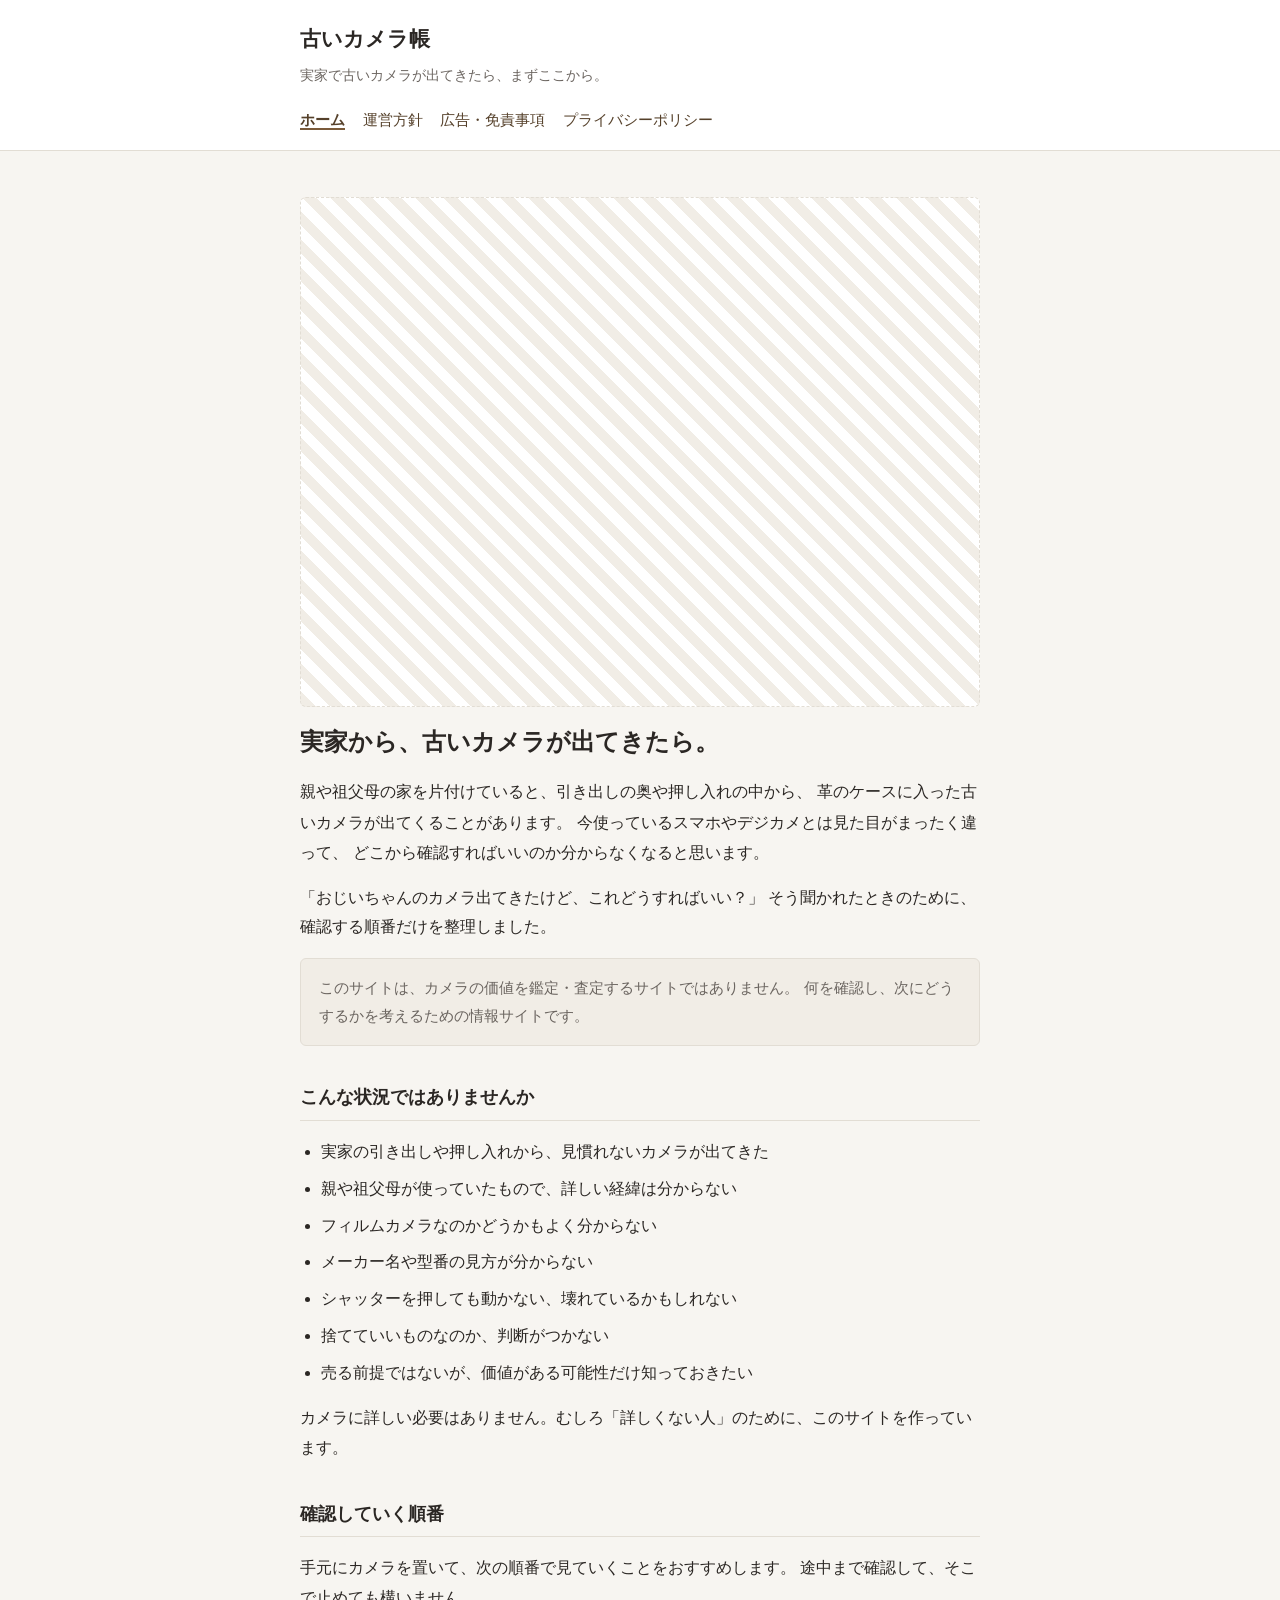
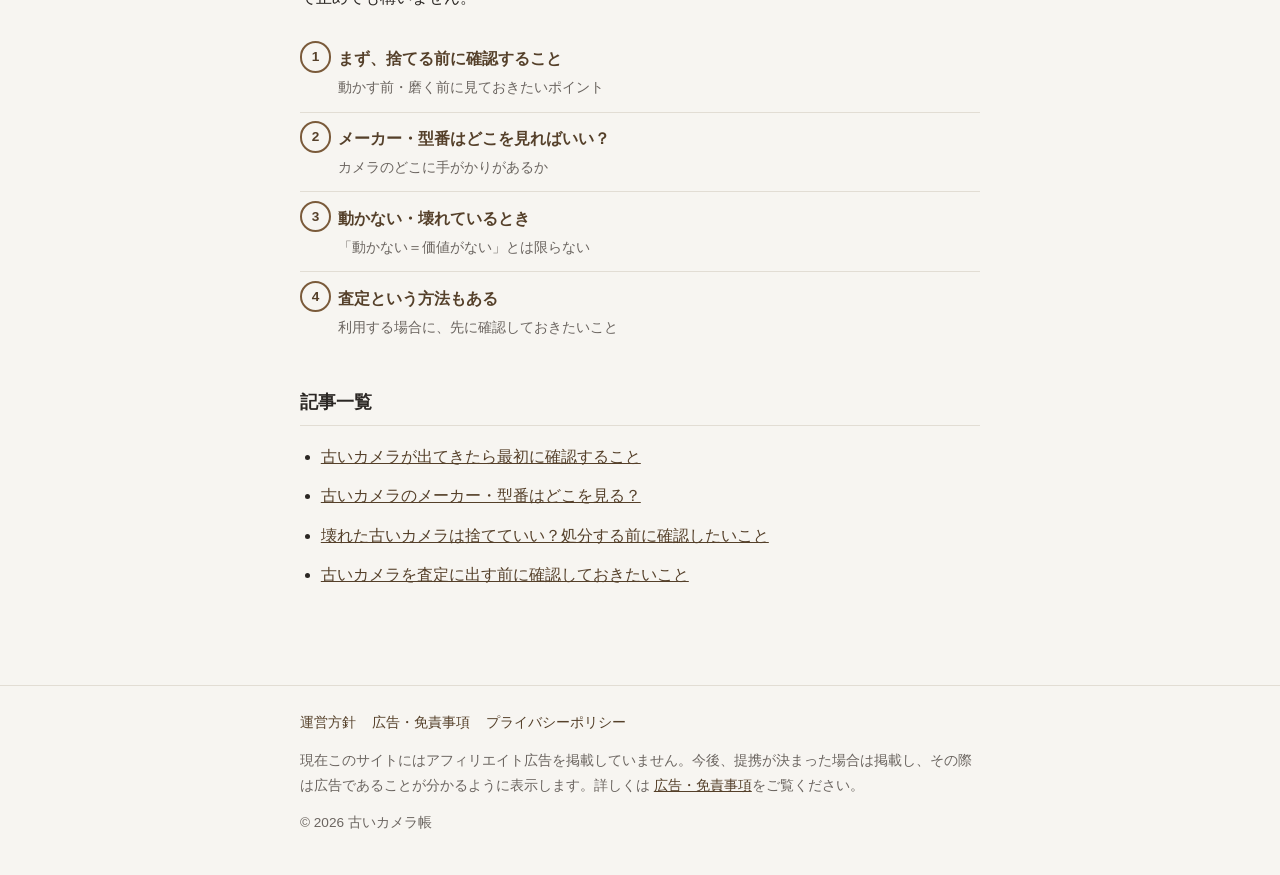
<file: index.html>
<!DOCTYPE html>
<html lang="ja">
<head>
<meta charset="UTF-8">
<meta name="viewport" content="width=device-width, initial-scale=1.0">
<title>実家から古いカメラが出てきたら、まずどうする？ | 古いカメラ帳</title>
<meta name="description" content="実家の片付けや遺品整理で古いカメラが出てきたとき、何から確認すればいいかを順番に整理するサイトです。型番の探し方、壊れている場合の考え方、捨てる前に確認したいことをまとめています。">
<link rel="canonical" href="https://taku5858.github.io/old-camera-guide/">
<meta property="og:title" content="実家から古いカメラが出てきたら、まずどうする？ | 古いカメラ帳">
<meta property="og:description" content="実家の片付けや遺品整理で古いカメラが出てきたとき、何から確認すればいいかを順番に整理するサイトです。型番の探し方、壊れている場合の考え方、捨てる前に確認したいことをまとめています。">
<meta property="og:type" content="website">
<meta property="og:url" content="https://taku5858.github.io/old-camera-guide/">
<meta property="og:site_name" content="古いカメラ帳">
<link rel="stylesheet" href="css/style.css">
</head>
<body>

<header class="site-header">
  <div class="header-inner">
    <p class="site-title"><a href="index.html">古いカメラ帳</a></p>
    <p class="site-tagline">実家で古いカメラが出てきたら、まずここから。</p>
    <nav class="site-nav" aria-label="サイト内ナビゲーション">
      <ul>
        <li><a href="index.html" aria-current="page">ホーム</a></li>
        <li><a href="policy.html">運営方針</a></li>
        <li><a href="disclaimer.html">広告・免責事項</a></li>
        <li><a href="privacy.html">プライバシーポリシー</a></li>
      </ul>
    </nav>
  </div>
</header>

<main>
  <!-- 画像候補：実家の棚や押し入れの奥から、革ケースに入った古いフィルムカメラが1台見つかった様子。
       人物なし、札束なし、値札なし、過剰なヴィンテージ演出なし。埃っぽさや生活感を残したそのままの状態が伝わるとよい。 -->
  <div class="situation-visual" aria-hidden="true"></div>

  <h1>実家から、古いカメラが出てきたら。</h1>

  <p class="lead">
    親や祖父母の家を片付けていると、引き出しの奥や押し入れの中から、
    革のケースに入った古いカメラが出てくることがあります。
    今使っているスマホやデジカメとは見た目がまったく違って、
    どこから確認すればいいのか分からなくなると思います。
  </p>

  <p>
    「おじいちゃんのカメラ出てきたけど、これどうすればいい？」
    そう聞かれたときのために、確認する順番だけを整理しました。
  </p>

  <div class="notice">
    このサイトは、カメラの価値を鑑定・査定するサイトではありません。
    何を確認し、次にどうするかを考えるための情報サイトです。
  </div>

  <h2>こんな状況ではありませんか</h2>
  <ul class="situation-list">
    <li>実家の引き出しや押し入れから、見慣れないカメラが出てきた</li>
    <li>親や祖父母が使っていたもので、詳しい経緯は分からない</li>
    <li>フィルムカメラなのかどうかもよく分からない</li>
    <li>メーカー名や型番の見方が分からない</li>
    <li>シャッターを押しても動かない、壊れているかもしれない</li>
    <li>捨てていいものなのか、判断がつかない</li>
    <li>売る前提ではないが、価値がある可能性だけ知っておきたい</li>
  </ul>
  <p>
    カメラに詳しい必要はありません。むしろ「詳しくない人」のために、このサイトを作っています。
  </p>

  <h2>確認していく順番</h2>
  <p>
    手元にカメラを置いて、次の順番で見ていくことをおすすめします。
    途中まで確認して、そこで止めても構いません。
  </p>
  <ol class="flow-list">
    <li>
      <a href="guide/old-camera-first-check.html">まず、捨てる前に確認すること</a>
      <span class="flow-note">動かす前・磨く前に見ておきたいポイント</span>
    </li>
    <li>
      <a href="guide/camera-model-check.html">メーカー・型番はどこを見ればいい？</a>
      <span class="flow-note">カメラのどこに手がかりがあるか</span>
    </li>
    <li>
      <a href="guide/broken-old-camera.html">動かない・壊れているとき</a>
      <span class="flow-note">「動かない＝価値がない」とは限らない</span>
    </li>
    <li>
      <a href="guide/before-camera-appraisal.html">査定という方法もある</a>
      <span class="flow-note">利用する場合に、先に確認しておきたいこと</span>
    </li>
  </ol>

  <h2>記事一覧</h2>
  <ul class="text-list">
    <li><a href="guide/old-camera-first-check.html">古いカメラが出てきたら最初に確認すること</a></li>
    <li><a href="guide/camera-model-check.html">古いカメラのメーカー・型番はどこを見る？</a></li>
    <li><a href="guide/broken-old-camera.html">壊れた古いカメラは捨てていい？処分する前に確認したいこと</a></li>
    <li><a href="guide/before-camera-appraisal.html">古いカメラを査定に出す前に確認しておきたいこと</a></li>
  </ul>
</main>

<footer class="site-footer">
  <div class="footer-inner">
    <nav class="footer-nav" aria-label="フッターナビゲーション">
      <ul>
        <li><a href="policy.html">運営方針</a></li>
        <li><a href="disclaimer.html">広告・免責事項</a></li>
        <li><a href="privacy.html">プライバシーポリシー</a></li>
      </ul>
    </nav>
    <p class="footer-notice">
      現在このサイトにはアフィリエイト広告を掲載していません。今後、提携が決まった場合は掲載し、その際は広告であることが分かるように表示します。詳しくは
      <a href="disclaimer.html">広告・免責事項</a>をご覧ください。
    </p>
    <p class="copyright">&copy; 2026 古いカメラ帳</p>
  </div>
</footer>

</body>
</html>
</file>
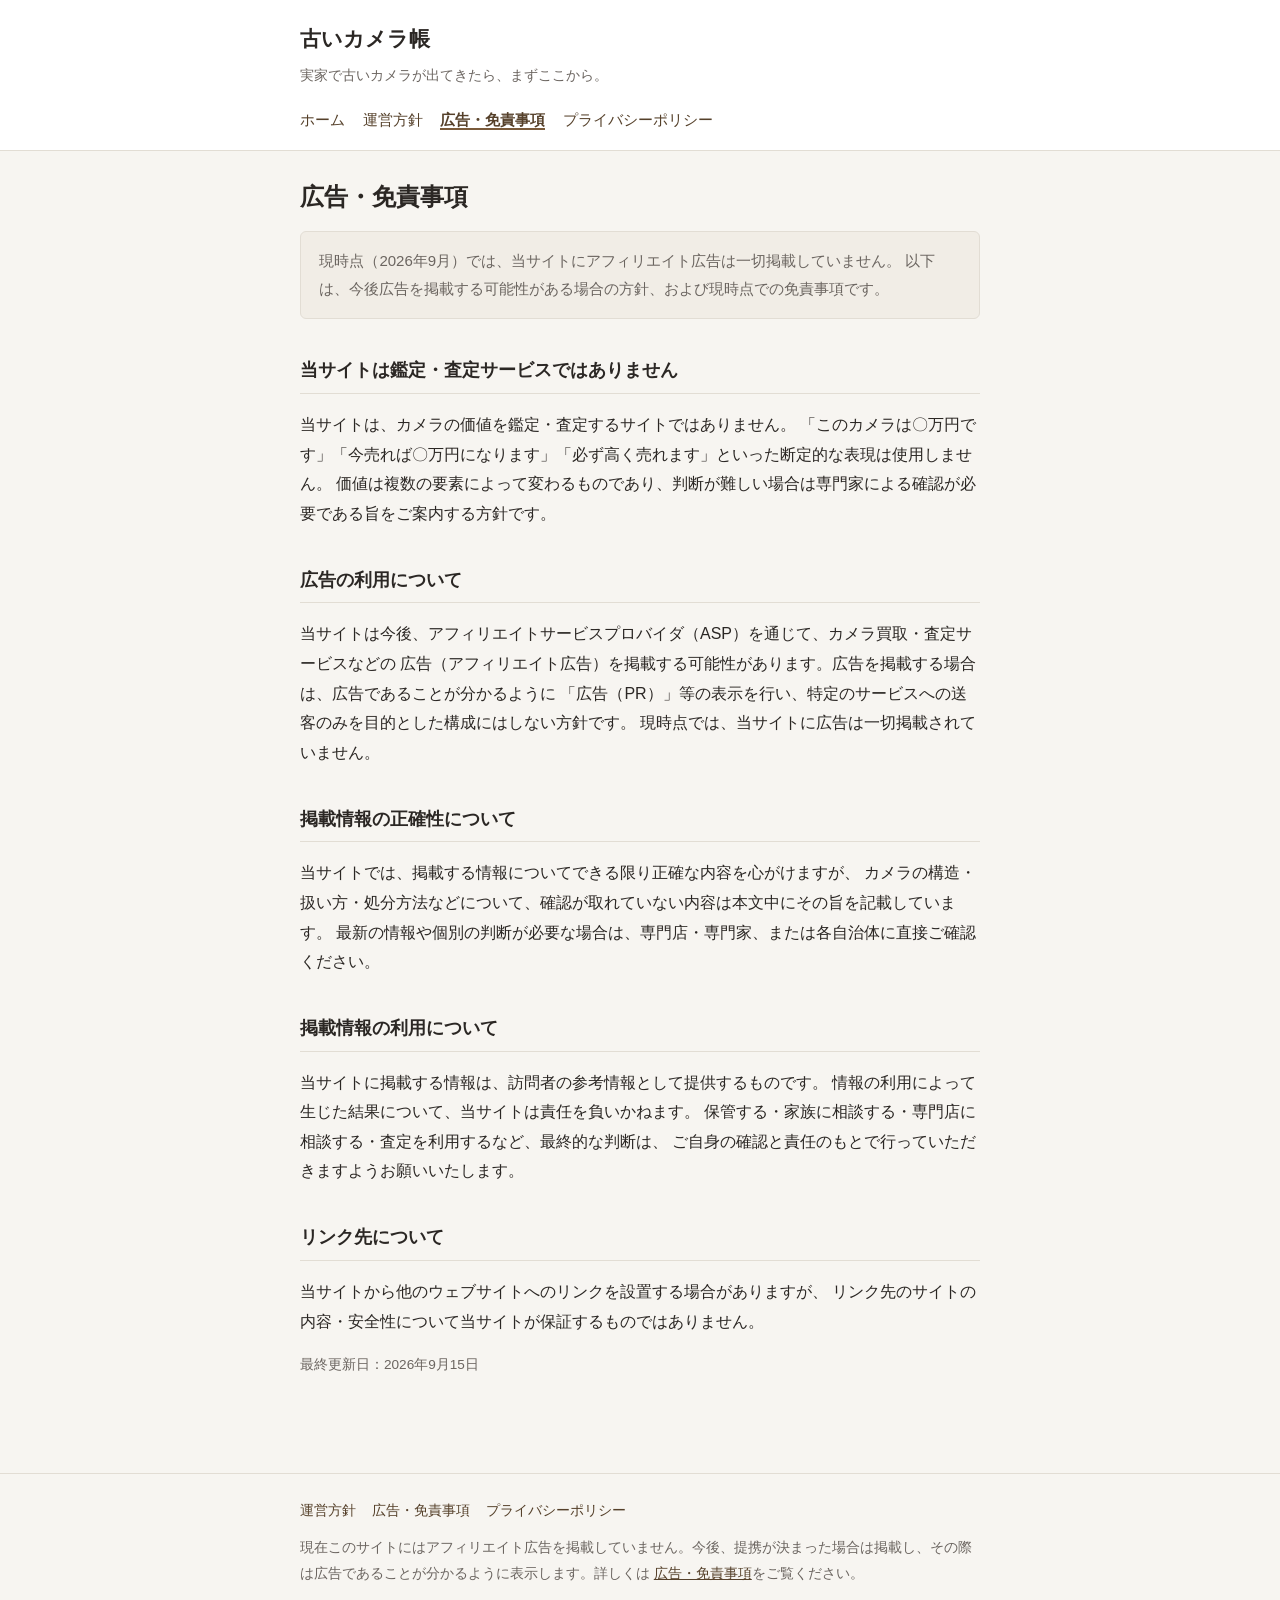
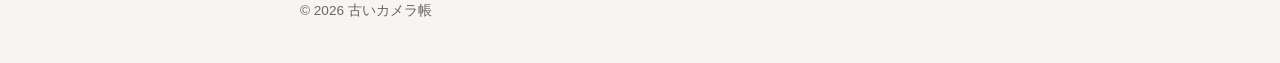
<file: disclaimer.html>
<!DOCTYPE html>
<html lang="ja">
<head>
<meta charset="UTF-8">
<meta name="viewport" content="width=device-width, initial-scale=1.0">
<title>広告・免責事項 | 古いカメラ帳</title>
<meta name="description" content="古いカメラ帳における広告掲載の方針と、価値の断定を行わないこと、掲載情報の免責事項について説明しています。">
<link rel="canonical" href="https://taku5858.github.io/old-camera-guide/disclaimer.html">
<meta property="og:title" content="広告・免責事項 | 古いカメラ帳">
<meta property="og:description" content="古いカメラ帳における広告掲載の方針と、価値の断定を行わないこと、掲載情報の免責事項について説明しています。">
<meta property="og:type" content="website">
<meta property="og:url" content="https://taku5858.github.io/old-camera-guide/disclaimer.html">
<meta property="og:site_name" content="古いカメラ帳">
<link rel="stylesheet" href="css/style.css">
</head>
<body>

<header class="site-header">
  <div class="header-inner">
    <p class="site-title"><a href="index.html">古いカメラ帳</a></p>
    <p class="site-tagline">実家で古いカメラが出てきたら、まずここから。</p>
    <nav class="site-nav" aria-label="サイト内ナビゲーション">
      <ul>
        <li><a href="index.html">ホーム</a></li>
        <li><a href="policy.html">運営方針</a></li>
        <li><a href="disclaimer.html" aria-current="page">広告・免責事項</a></li>
        <li><a href="privacy.html">プライバシーポリシー</a></li>
      </ul>
    </nav>
  </div>
</header>

<main>
  <h1>広告・免責事項</h1>

  <div class="notice">
    現時点（2026年9月）では、当サイトにアフィリエイト広告は一切掲載していません。
    以下は、今後広告を掲載する可能性がある場合の方針、および現時点での免責事項です。
  </div>

  <h2>当サイトは鑑定・査定サービスではありません</h2>
  <p>
    当サイトは、カメラの価値を鑑定・査定するサイトではありません。
    「このカメラは〇万円です」「今売れば〇万円になります」「必ず高く売れます」といった断定的な表現は使用しません。
    価値は複数の要素によって変わるものであり、判断が難しい場合は専門家による確認が必要である旨をご案内する方針です。
  </p>

  <h2>広告の利用について</h2>
  <p>
    当サイトは今後、アフィリエイトサービスプロバイダ（ASP）を通じて、カメラ買取・査定サービスなどの
    広告（アフィリエイト広告）を掲載する可能性があります。広告を掲載する場合は、広告であることが分かるように
    「広告（PR）」等の表示を行い、特定のサービスへの送客のみを目的とした構成にはしない方針です。
    現時点では、当サイトに広告は一切掲載されていません。
  </p>

  <h2>掲載情報の正確性について</h2>
  <p>
    当サイトでは、掲載する情報についてできる限り正確な内容を心がけますが、
    カメラの構造・扱い方・処分方法などについて、確認が取れていない内容は本文中にその旨を記載しています。
    最新の情報や個別の判断が必要な場合は、専門店・専門家、または各自治体に直接ご確認ください。
  </p>

  <h2>掲載情報の利用について</h2>
  <p>
    当サイトに掲載する情報は、訪問者の参考情報として提供するものです。
    情報の利用によって生じた結果について、当サイトは責任を負いかねます。
    保管する・家族に相談する・専門店に相談する・査定を利用するなど、最終的な判断は、
    ご自身の確認と責任のもとで行っていただきますようお願いいたします。
  </p>

  <h2>リンク先について</h2>
  <p>
    当サイトから他のウェブサイトへのリンクを設置する場合がありますが、
    リンク先のサイトの内容・安全性について当サイトが保証するものではありません。
  </p>

  <p class="updated">最終更新日：2026年9月15日</p>
</main>

<footer class="site-footer">
  <div class="footer-inner">
    <nav class="footer-nav" aria-label="フッターナビゲーション">
      <ul>
        <li><a href="policy.html">運営方針</a></li>
        <li><a href="disclaimer.html">広告・免責事項</a></li>
        <li><a href="privacy.html">プライバシーポリシー</a></li>
      </ul>
    </nav>
    <p class="footer-notice">
      現在このサイトにはアフィリエイト広告を掲載していません。今後、提携が決まった場合は掲載し、その際は広告であることが分かるように表示します。詳しくは
      <a href="disclaimer.html">広告・免責事項</a>をご覧ください。
    </p>
    <p class="copyright">&copy; 2026 古いカメラ帳</p>
  </div>
</footer>

</body>
</html>
</file>
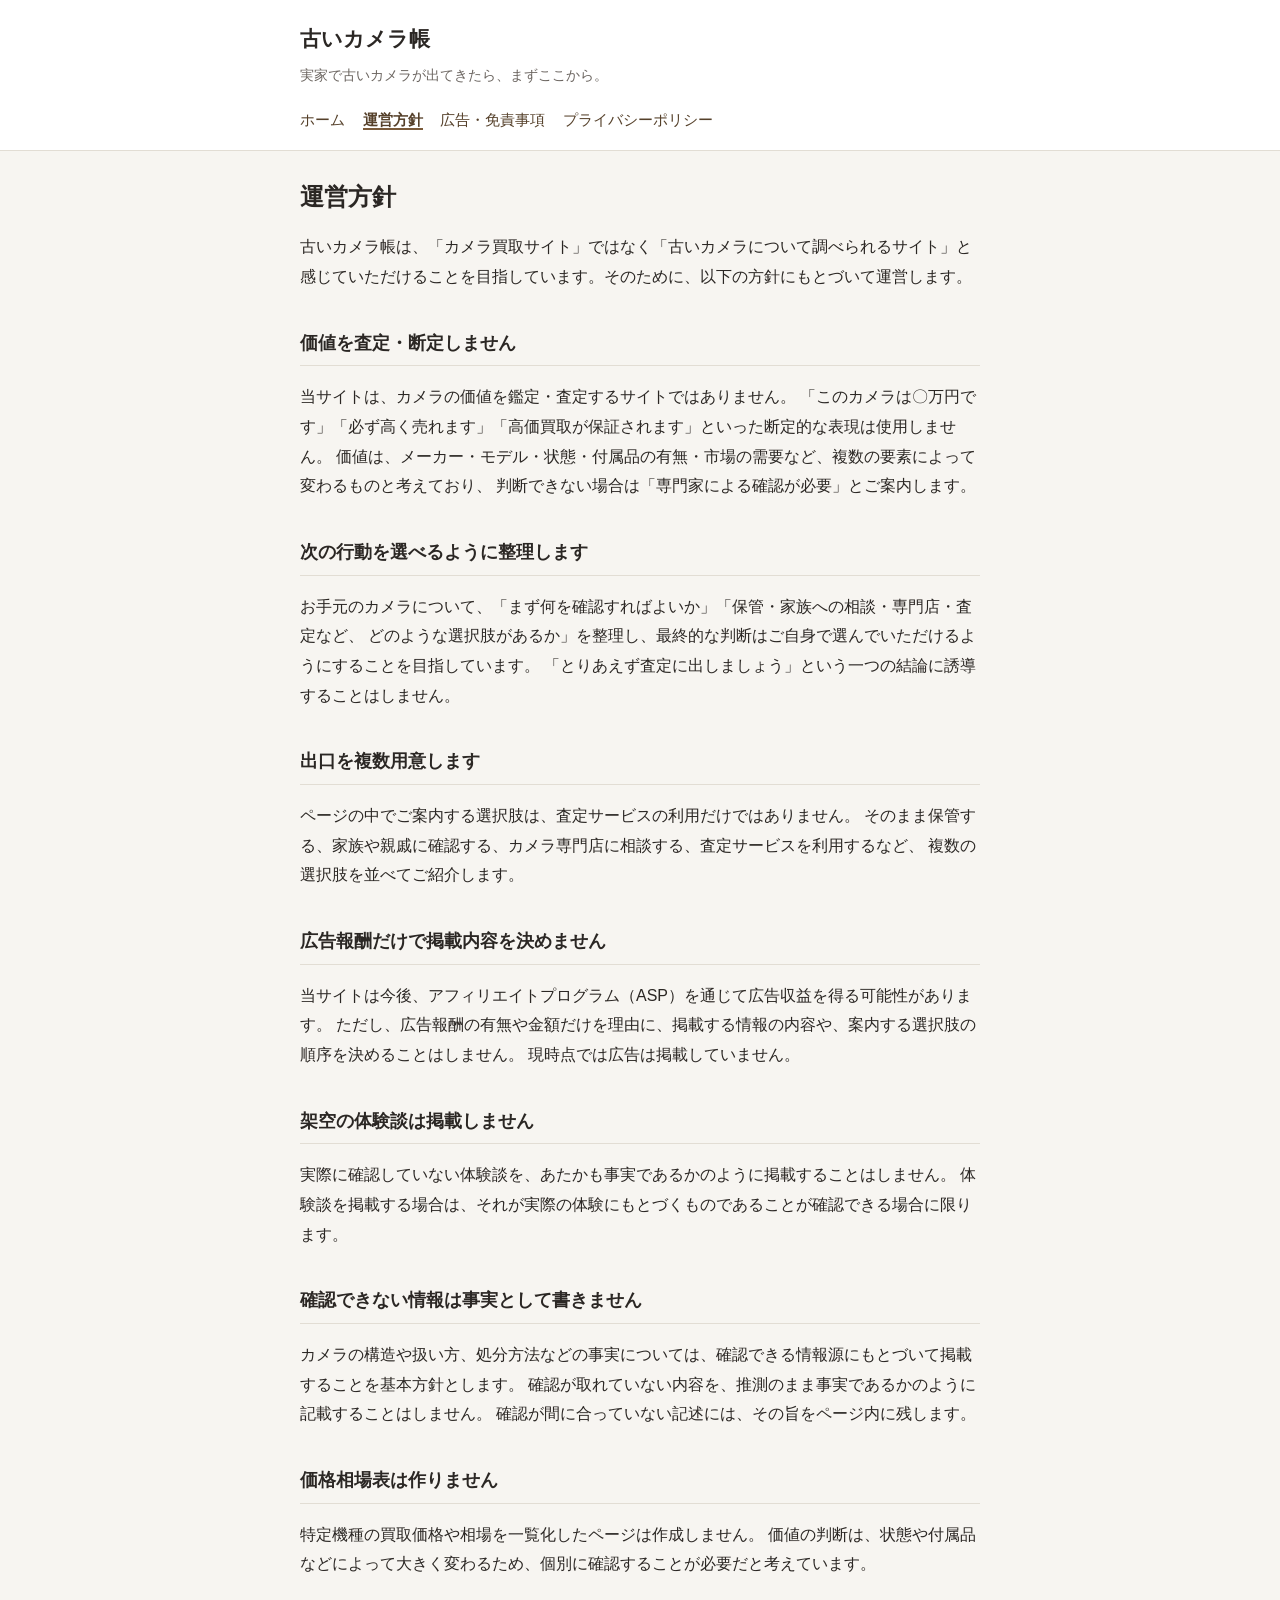
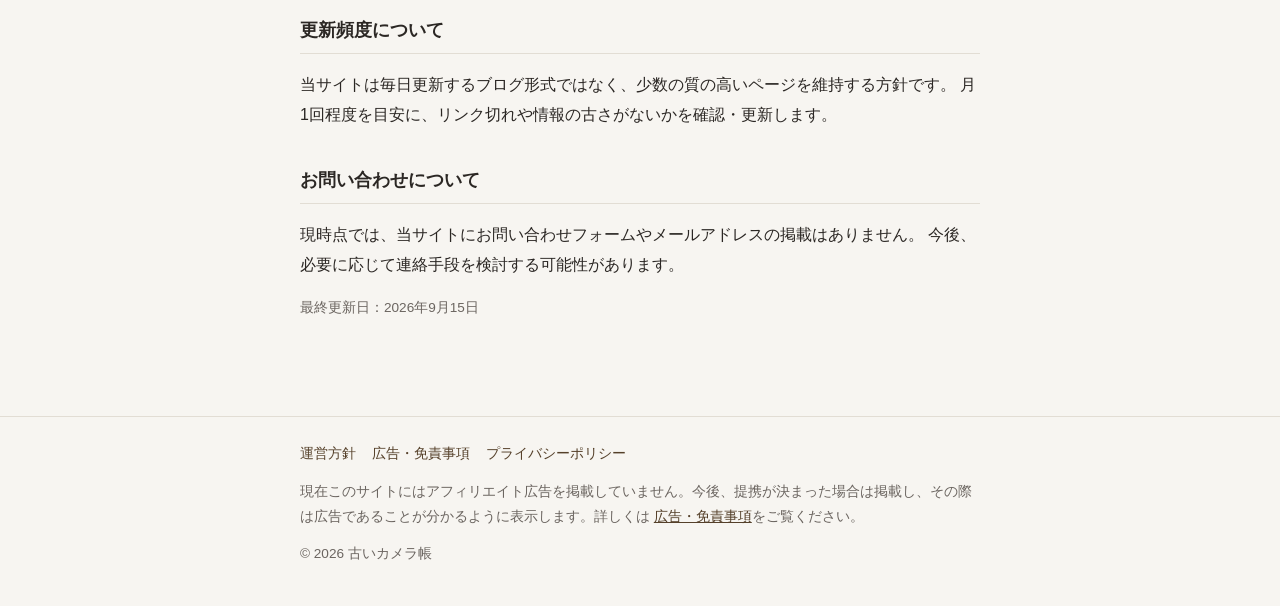
<file: policy.html>
<!DOCTYPE html>
<html lang="ja">
<head>
<meta charset="UTF-8">
<meta name="viewport" content="width=device-width, initial-scale=1.0">
<title>運営方針 | 古いカメラ帳</title>
<meta name="description" content="古いカメラ帳の運営方針について。価値を断定しない姿勢、出口を複数用意する考え方、情報発信の姿勢について説明しています。">
<link rel="canonical" href="https://taku5858.github.io/old-camera-guide/policy.html">
<meta property="og:title" content="運営方針 | 古いカメラ帳">
<meta property="og:description" content="古いカメラ帳の運営方針について。価値を断定しない姿勢、出口を複数用意する考え方、情報発信の姿勢について説明しています。">
<meta property="og:type" content="website">
<meta property="og:url" content="https://taku5858.github.io/old-camera-guide/policy.html">
<meta property="og:site_name" content="古いカメラ帳">
<link rel="stylesheet" href="css/style.css">
</head>
<body>

<header class="site-header">
  <div class="header-inner">
    <p class="site-title"><a href="index.html">古いカメラ帳</a></p>
    <p class="site-tagline">実家で古いカメラが出てきたら、まずここから。</p>
    <nav class="site-nav" aria-label="サイト内ナビゲーション">
      <ul>
        <li><a href="index.html">ホーム</a></li>
        <li><a href="policy.html" aria-current="page">運営方針</a></li>
        <li><a href="disclaimer.html">広告・免責事項</a></li>
        <li><a href="privacy.html">プライバシーポリシー</a></li>
      </ul>
    </nav>
  </div>
</header>

<main>
  <h1>運営方針</h1>

  <p class="lead">
    古いカメラ帳は、「カメラ買取サイト」ではなく「古いカメラについて調べられるサイト」と
    感じていただけることを目指しています。そのために、以下の方針にもとづいて運営します。
  </p>

  <h2>価値を査定・断定しません</h2>
  <p>
    当サイトは、カメラの価値を鑑定・査定するサイトではありません。
    「このカメラは〇万円です」「必ず高く売れます」「高価買取が保証されます」といった断定的な表現は使用しません。
    価値は、メーカー・モデル・状態・付属品の有無・市場の需要など、複数の要素によって変わるものと考えており、
    判断できない場合は「専門家による確認が必要」とご案内します。
  </p>

  <h2>次の行動を選べるように整理します</h2>
  <p>
    お手元のカメラについて、「まず何を確認すればよいか」「保管・家族への相談・専門店・査定など、
    どのような選択肢があるか」を整理し、最終的な判断はご自身で選んでいただけるようにすることを目指しています。
    「とりあえず査定に出しましょう」という一つの結論に誘導することはしません。
  </p>

  <h2>出口を複数用意します</h2>
  <p>
    ページの中でご案内する選択肢は、査定サービスの利用だけではありません。
    そのまま保管する、家族や親戚に確認する、カメラ専門店に相談する、査定サービスを利用するなど、
    複数の選択肢を並べてご紹介します。
  </p>

  <h2>広告報酬だけで掲載内容を決めません</h2>
  <p>
    当サイトは今後、アフィリエイトプログラム（ASP）を通じて広告収益を得る可能性があります。
    ただし、広告報酬の有無や金額だけを理由に、掲載する情報の内容や、案内する選択肢の順序を決めることはしません。
    現時点では広告は掲載していません。
  </p>

  <h2>架空の体験談は掲載しません</h2>
  <p>
    実際に確認していない体験談を、あたかも事実であるかのように掲載することはしません。
    体験談を掲載する場合は、それが実際の体験にもとづくものであることが確認できる場合に限ります。
  </p>

  <h2>確認できない情報は事実として書きません</h2>
  <p>
    カメラの構造や扱い方、処分方法などの事実については、確認できる情報源にもとづいて掲載することを基本方針とします。
    確認が取れていない内容を、推測のまま事実であるかのように記載することはしません。
    確認が間に合っていない記述には、その旨をページ内に残します。
  </p>

  <h2>価格相場表は作りません</h2>
  <p>
    特定機種の買取価格や相場を一覧化したページは作成しません。
    価値の判断は、状態や付属品などによって大きく変わるため、個別に確認することが必要だと考えています。
  </p>

  <h2>更新頻度について</h2>
  <p>
    当サイトは毎日更新するブログ形式ではなく、少数の質の高いページを維持する方針です。
    月1回程度を目安に、リンク切れや情報の古さがないかを確認・更新します。
  </p>

  <h2>お問い合わせについて</h2>
  <p>
    現時点では、当サイトにお問い合わせフォームやメールアドレスの掲載はありません。
    今後、必要に応じて連絡手段を検討する可能性があります。
  </p>

  <p class="updated">最終更新日：2026年9月15日</p>
</main>

<footer class="site-footer">
  <div class="footer-inner">
    <nav class="footer-nav" aria-label="フッターナビゲーション">
      <ul>
        <li><a href="policy.html">運営方針</a></li>
        <li><a href="disclaimer.html">広告・免責事項</a></li>
        <li><a href="privacy.html">プライバシーポリシー</a></li>
      </ul>
    </nav>
    <p class="footer-notice">
      現在このサイトにはアフィリエイト広告を掲載していません。今後、提携が決まった場合は掲載し、その際は広告であることが分かるように表示します。詳しくは
      <a href="disclaimer.html">広告・免責事項</a>をご覧ください。
    </p>
    <p class="copyright">&copy; 2026 古いカメラ帳</p>
  </div>
</footer>

</body>
</html>
</file>
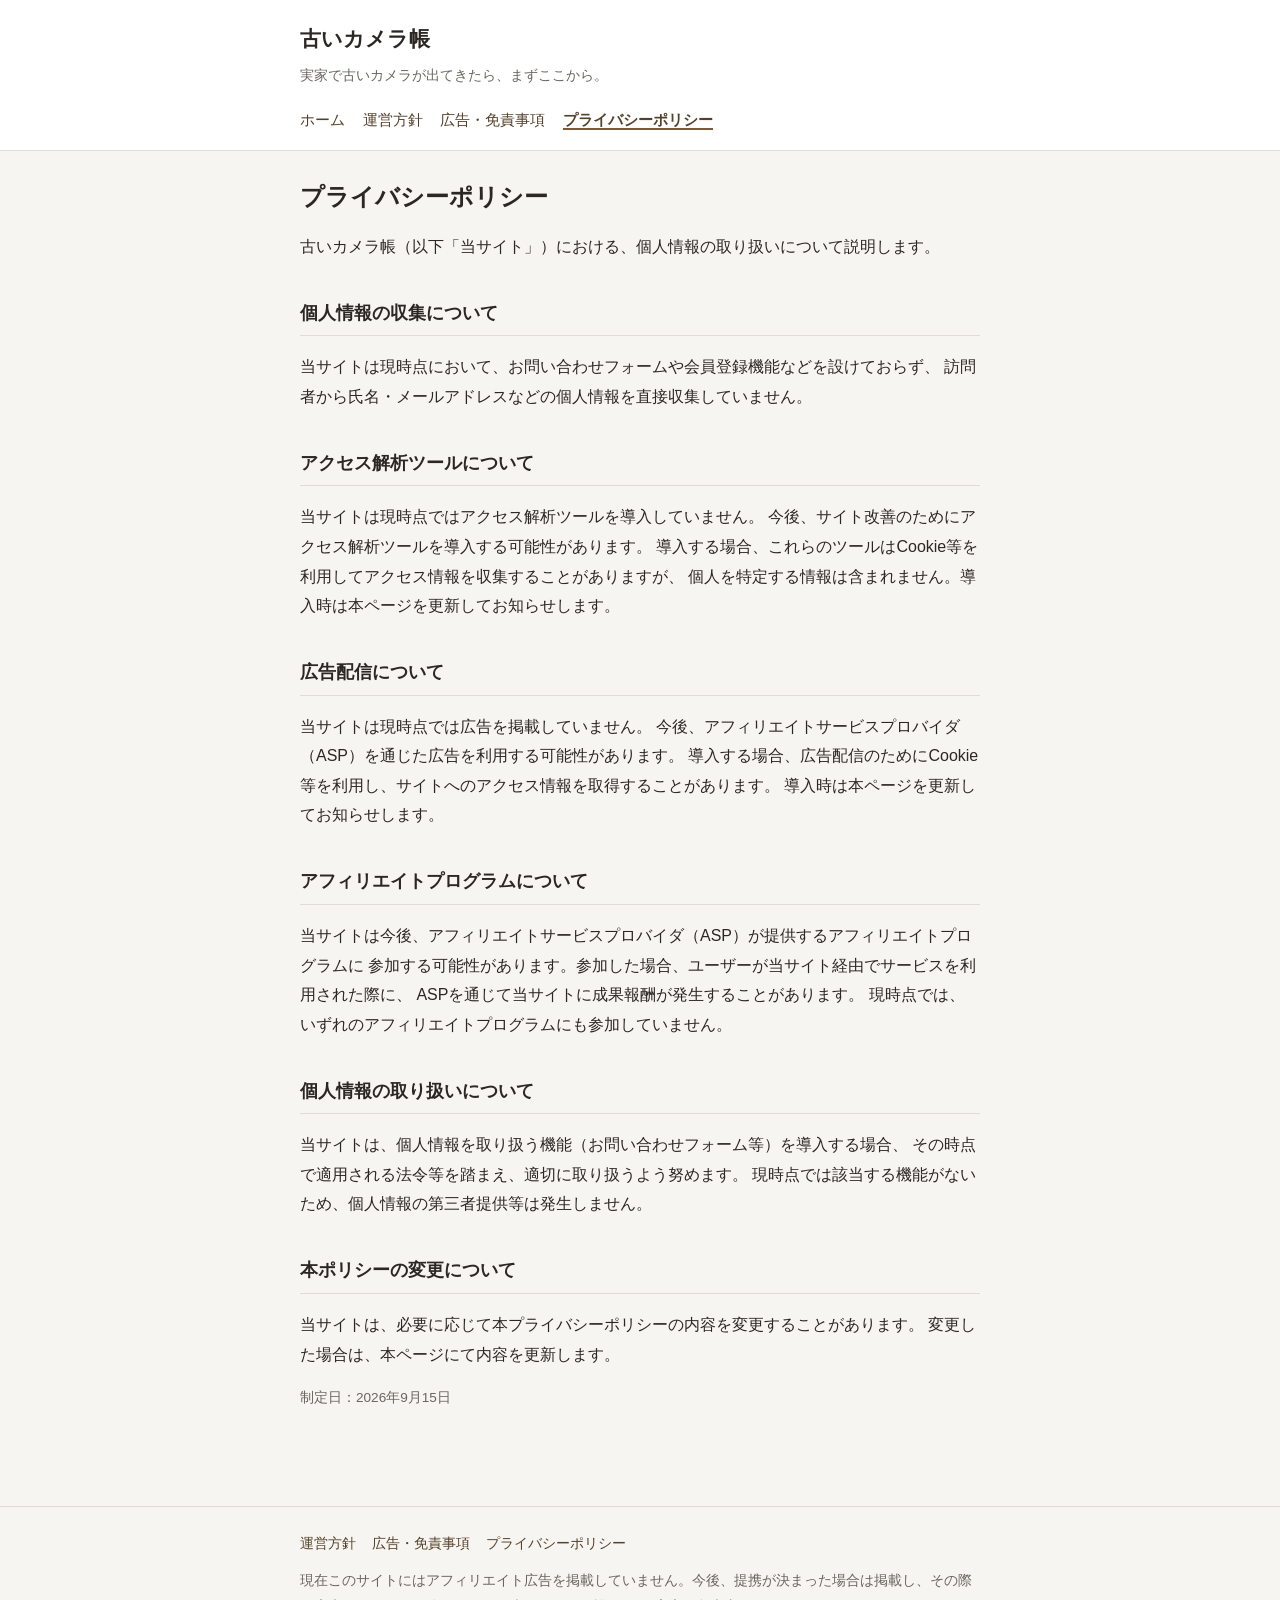
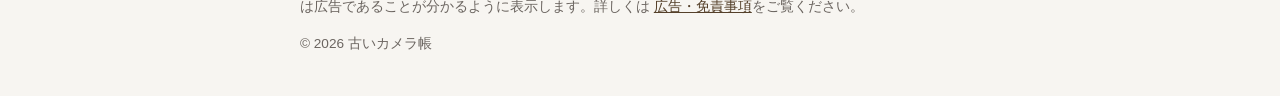
<file: privacy.html>
<!DOCTYPE html>
<html lang="ja">
<head>
<meta charset="UTF-8">
<meta name="viewport" content="width=device-width, initial-scale=1.0">
<title>プライバシーポリシー | 古いカメラ帳</title>
<meta name="description" content="古いカメラ帳における個人情報の取り扱い方針、および将来的なアクセス解析・広告利用の可能性について説明しています。">
<link rel="canonical" href="https://taku5858.github.io/old-camera-guide/privacy.html">
<meta property="og:title" content="プライバシーポリシー | 古いカメラ帳">
<meta property="og:description" content="古いカメラ帳における個人情報の取り扱い方針、および将来的なアクセス解析・広告利用の可能性について説明しています。">
<meta property="og:type" content="website">
<meta property="og:url" content="https://taku5858.github.io/old-camera-guide/privacy.html">
<meta property="og:site_name" content="古いカメラ帳">
<link rel="stylesheet" href="css/style.css">
</head>
<body>

<header class="site-header">
  <div class="header-inner">
    <p class="site-title"><a href="index.html">古いカメラ帳</a></p>
    <p class="site-tagline">実家で古いカメラが出てきたら、まずここから。</p>
    <nav class="site-nav" aria-label="サイト内ナビゲーション">
      <ul>
        <li><a href="index.html">ホーム</a></li>
        <li><a href="policy.html">運営方針</a></li>
        <li><a href="disclaimer.html">広告・免責事項</a></li>
        <li><a href="privacy.html" aria-current="page">プライバシーポリシー</a></li>
      </ul>
    </nav>
  </div>
</header>

<main>
  <h1>プライバシーポリシー</h1>

  <p class="lead">
    古いカメラ帳（以下「当サイト」）における、個人情報の取り扱いについて説明します。
  </p>

  <h2>個人情報の収集について</h2>
  <p>
    当サイトは現時点において、お問い合わせフォームや会員登録機能などを設けておらず、
    訪問者から氏名・メールアドレスなどの個人情報を直接収集していません。
  </p>

  <h2>アクセス解析ツールについて</h2>
  <p>
    当サイトは現時点ではアクセス解析ツールを導入していません。
    今後、サイト改善のためにアクセス解析ツールを導入する可能性があります。
    導入する場合、これらのツールはCookie等を利用してアクセス情報を収集することがありますが、
    個人を特定する情報は含まれません。導入時は本ページを更新してお知らせします。
  </p>

  <h2>広告配信について</h2>
  <p>
    当サイトは現時点では広告を掲載していません。
    今後、アフィリエイトサービスプロバイダ（ASP）を通じた広告を利用する可能性があります。
    導入する場合、広告配信のためにCookie等を利用し、サイトへのアクセス情報を取得することがあります。
    導入時は本ページを更新してお知らせします。
  </p>

  <h2>アフィリエイトプログラムについて</h2>
  <p>
    当サイトは今後、アフィリエイトサービスプロバイダ（ASP）が提供するアフィリエイトプログラムに
    参加する可能性があります。参加した場合、ユーザーが当サイト経由でサービスを利用された際に、
    ASPを通じて当サイトに成果報酬が発生することがあります。
    現時点では、いずれのアフィリエイトプログラムにも参加していません。
  </p>

  <h2>個人情報の取り扱いについて</h2>
  <p>
    当サイトは、個人情報を取り扱う機能（お問い合わせフォーム等）を導入する場合、
    その時点で適用される法令等を踏まえ、適切に取り扱うよう努めます。
    現時点では該当する機能がないため、個人情報の第三者提供等は発生しません。
  </p>

  <h2>本ポリシーの変更について</h2>
  <p>
    当サイトは、必要に応じて本プライバシーポリシーの内容を変更することがあります。
    変更した場合は、本ページにて内容を更新します。
  </p>

  <p class="updated">制定日：2026年9月15日</p>
</main>

<footer class="site-footer">
  <div class="footer-inner">
    <nav class="footer-nav" aria-label="フッターナビゲーション">
      <ul>
        <li><a href="policy.html">運営方針</a></li>
        <li><a href="disclaimer.html">広告・免責事項</a></li>
        <li><a href="privacy.html">プライバシーポリシー</a></li>
      </ul>
    </nav>
    <p class="footer-notice">
      現在このサイトにはアフィリエイト広告を掲載していません。今後、提携が決まった場合は掲載し、その際は広告であることが分かるように表示します。詳しくは
      <a href="disclaimer.html">広告・免責事項</a>をご覧ください。
    </p>
    <p class="copyright">&copy; 2026 古いカメラ帳</p>
  </div>
</footer>

</body>
</html>
</file>
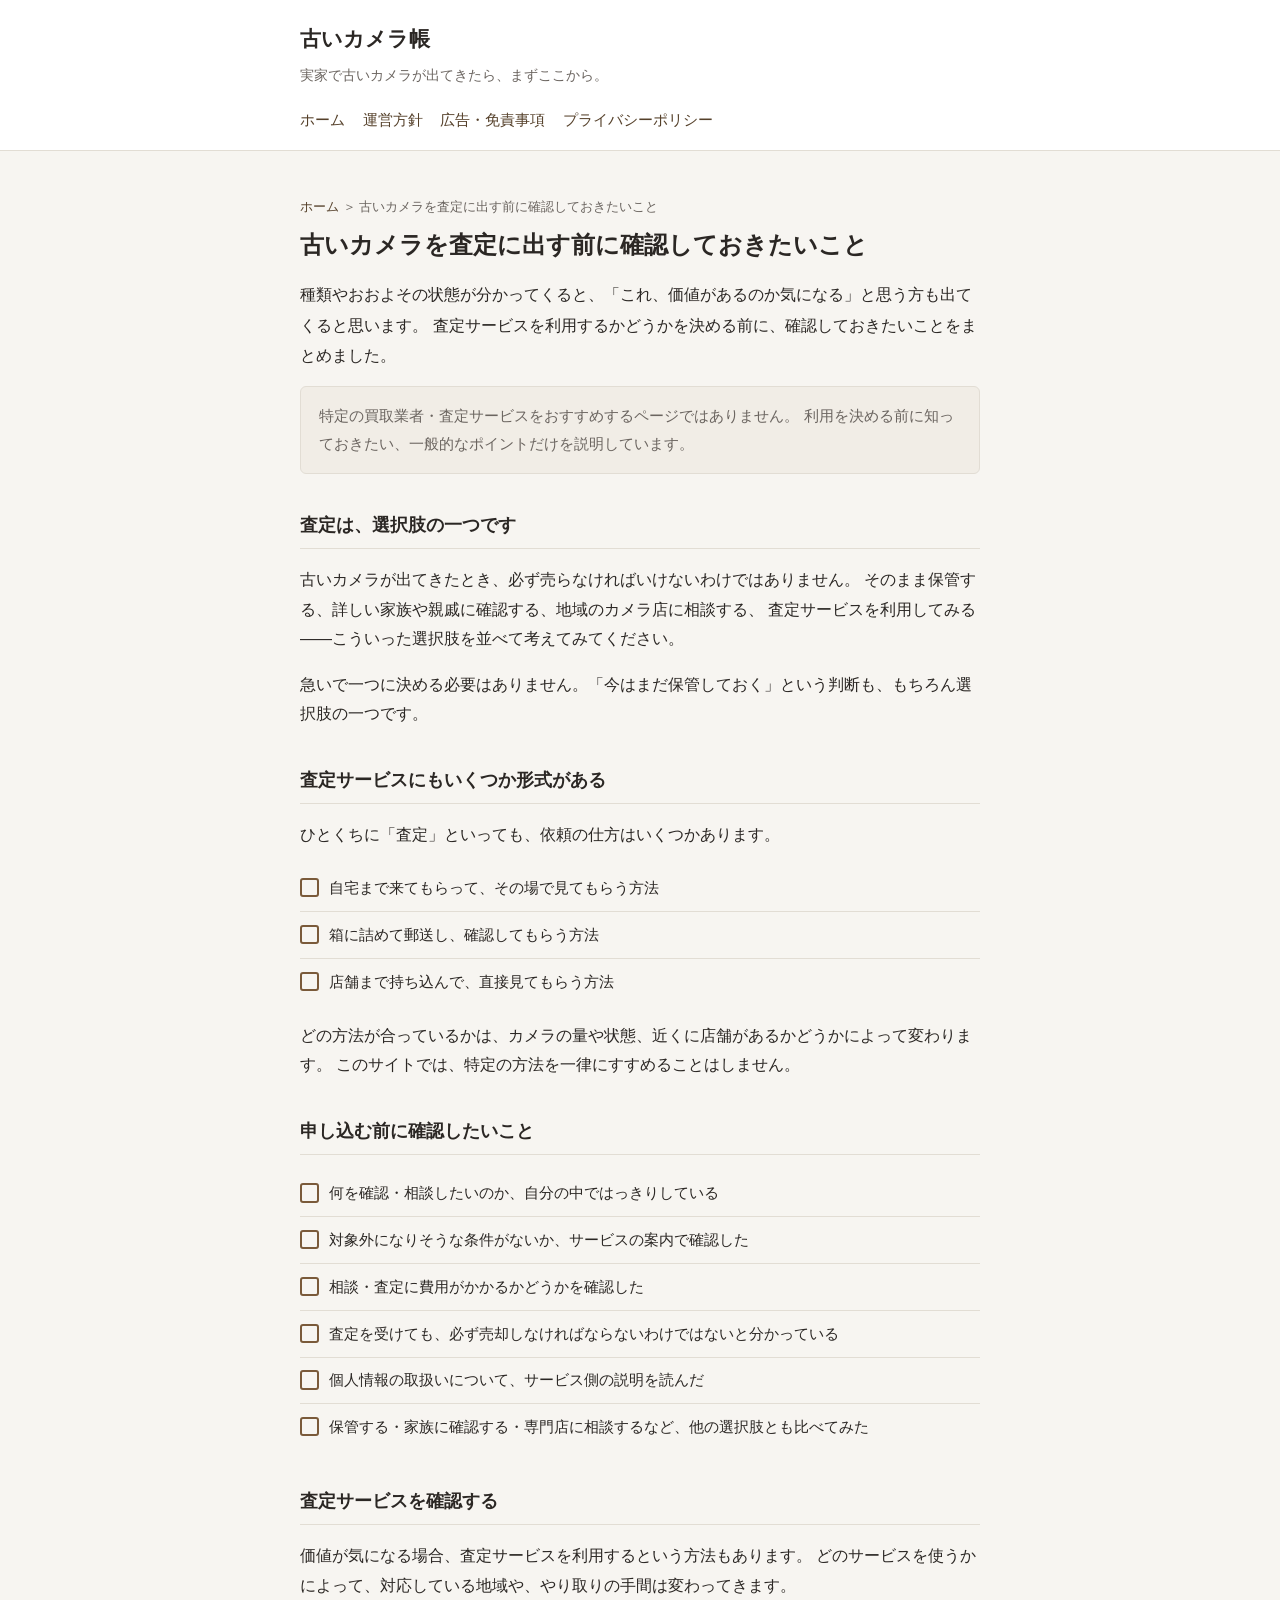
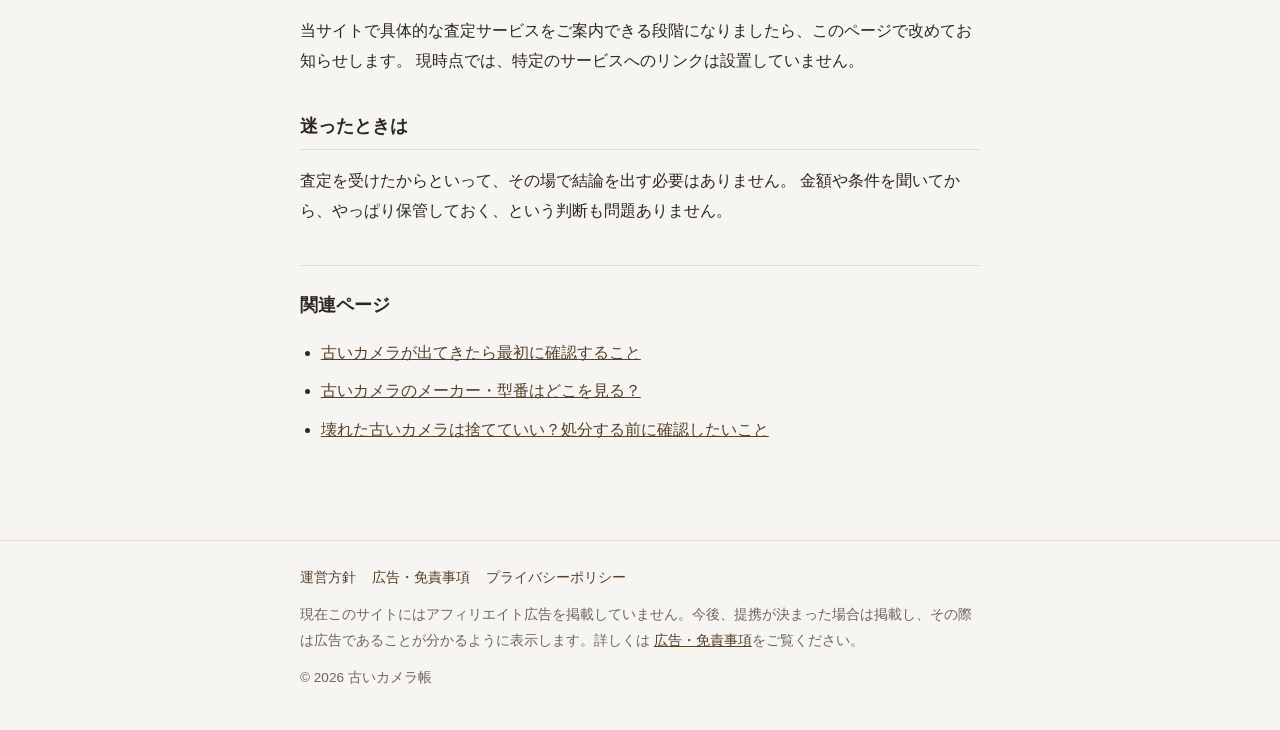
<file: guide/before-camera-appraisal.html>
<!DOCTYPE html>
<html lang="ja">
<head>
<meta charset="UTF-8">
<meta name="viewport" content="width=device-width, initial-scale=1.0">
<title>古いカメラを査定に出す前に確認しておきたいこと | 古いカメラ帳</title>
<meta name="description" content="古いカメラの価値が気になり、査定サービスの利用を考え始めた人に向けて、申し込む前に確認しておきたいポイントと、査定以外の選択肢を整理しました。">
<link rel="canonical" href="https://taku5858.github.io/old-camera-guide/guide/before-camera-appraisal.html">
<meta property="og:title" content="古いカメラを査定に出す前に確認しておきたいこと | 古いカメラ帳">
<meta property="og:description" content="古いカメラの価値が気になり、査定サービスの利用を考え始めた人に向けて、申し込む前に確認しておきたいポイントと、査定以外の選択肢を整理しました。">
<meta property="og:type" content="article">
<meta property="og:url" content="https://taku5858.github.io/old-camera-guide/guide/before-camera-appraisal.html">
<meta property="og:site_name" content="古いカメラ帳">
<link rel="stylesheet" href="../css/style.css">
</head>
<body>

<header class="site-header">
  <div class="header-inner">
    <p class="site-title"><a href="../index.html">古いカメラ帳</a></p>
    <p class="site-tagline">実家で古いカメラが出てきたら、まずここから。</p>
    <nav class="site-nav" aria-label="サイト内ナビゲーション">
      <ul>
        <li><a href="../index.html">ホーム</a></li>
        <li><a href="../policy.html">運営方針</a></li>
        <li><a href="../disclaimer.html">広告・免責事項</a></li>
        <li><a href="../privacy.html">プライバシーポリシー</a></li>
      </ul>
    </nav>
  </div>
</header>

<main>
  <p class="breadcrumb"><a href="../index.html">ホーム</a> ＞ 古いカメラを査定に出す前に確認しておきたいこと</p>

  <h1>古いカメラを査定に出す前に確認しておきたいこと</h1>

  <p class="lead">
    種類やおおよその状態が分かってくると、「これ、価値があるのか気になる」と思う方も出てくると思います。
    査定サービスを利用するかどうかを決める前に、確認しておきたいことをまとめました。
  </p>

  <div class="notice">
    特定の買取業者・査定サービスをおすすめするページではありません。
    利用を決める前に知っておきたい、一般的なポイントだけを説明しています。
  </div>

  <h2>査定は、選択肢の一つです</h2>
  <p>
    古いカメラが出てきたとき、必ず売らなければいけないわけではありません。
    そのまま保管する、詳しい家族や親戚に確認する、地域のカメラ店に相談する、
    査定サービスを利用してみる——こういった選択肢を並べて考えてみてください。
  </p>
  <p>
    急いで一つに決める必要はありません。「今はまだ保管しておく」という判断も、もちろん選択肢の一つです。
  </p>

  <h2>査定サービスにもいくつか形式がある</h2>
  <p>
    ひとくちに「査定」といっても、依頼の仕方はいくつかあります。
  </p>
  <ul class="check-list">
    <li class="check-item">自宅まで来てもらって、その場で見てもらう方法</li>
    <li class="check-item">箱に詰めて郵送し、確認してもらう方法</li>
    <li class="check-item">店舗まで持ち込んで、直接見てもらう方法</li>
  </ul>
  <p>
    どの方法が合っているかは、カメラの量や状態、近くに店舗があるかどうかによって変わります。
    このサイトでは、特定の方法を一律にすすめることはしません。
  </p>

  <h2>申し込む前に確認したいこと</h2>
  <ul class="check-list">
    <li class="check-item">何を確認・相談したいのか、自分の中ではっきりしている</li>
    <li class="check-item">対象外になりそうな条件がないか、サービスの案内で確認した</li>
    <li class="check-item">相談・査定に費用がかかるかどうかを確認した</li>
    <li class="check-item">査定を受けても、必ず売却しなければならないわけではないと分かっている</li>
    <li class="check-item">個人情報の取扱いについて、サービス側の説明を読んだ</li>
    <li class="check-item">保管する・家族に確認する・専門店に相談するなど、他の選択肢とも比べてみた</li>
  </ul>

  <h2>査定サービスを確認する</h2>
  <p>
    価値が気になる場合、査定サービスを利用するという方法もあります。
    どのサービスを使うかによって、対応している地域や、やり取りの手間は変わってきます。
  </p>
  <p>
    当サイトで具体的な査定サービスをご案内できる段階になりましたら、このページで改めてお知らせします。
    現時点では、特定のサービスへのリンクは設置していません。
  </p>
  <!-- 将来のCTA挿入位置：査定サービス（A8.net等）との提携が正式に決まった段階で、ここに1つだけCTAを追加する。
       実装時は「広告（PR）」など広告であることが分かる表示を付け、css/style.cssに専用クラス（他サイトの
       .ad-cta 相当）を新設して馴染ませる。断定・煽り表現（必ず高く売れる、高価買取を保証、全国どこでも
       対応、宅配買取や店頭買取を一方的に推奨する表現、根拠のない買取価格やランキング、体験談の捏造）は
       使用しないこと。ASPから発行されたリンク・計測コードは改変せずそのまま使用すること。 -->

  <h2>迷ったときは</h2>
  <p>
    査定を受けたからといって、その場で結論を出す必要はありません。
    金額や条件を聞いてから、やっぱり保管しておく、という判断も問題ありません。
  </p>

  <div class="related-links">
    <h2>関連ページ</h2>
    <ul class="text-list">
      <li><a href="old-camera-first-check.html">古いカメラが出てきたら最初に確認すること</a></li>
      <li><a href="camera-model-check.html">古いカメラのメーカー・型番はどこを見る？</a></li>
      <li><a href="broken-old-camera.html">壊れた古いカメラは捨てていい？処分する前に確認したいこと</a></li>
    </ul>
  </div>
</main>

<footer class="site-footer">
  <div class="footer-inner">
    <nav class="footer-nav" aria-label="フッターナビゲーション">
      <ul>
        <li><a href="../policy.html">運営方針</a></li>
        <li><a href="../disclaimer.html">広告・免責事項</a></li>
        <li><a href="../privacy.html">プライバシーポリシー</a></li>
      </ul>
    </nav>
    <p class="footer-notice">
      現在このサイトにはアフィリエイト広告を掲載していません。今後、提携が決まった場合は掲載し、その際は広告であることが分かるように表示します。詳しくは
      <a href="../disclaimer.html">広告・免責事項</a>をご覧ください。
    </p>
    <p class="copyright">&copy; 2026 古いカメラ帳</p>
  </div>
</footer>

</body>
</html>
</file>
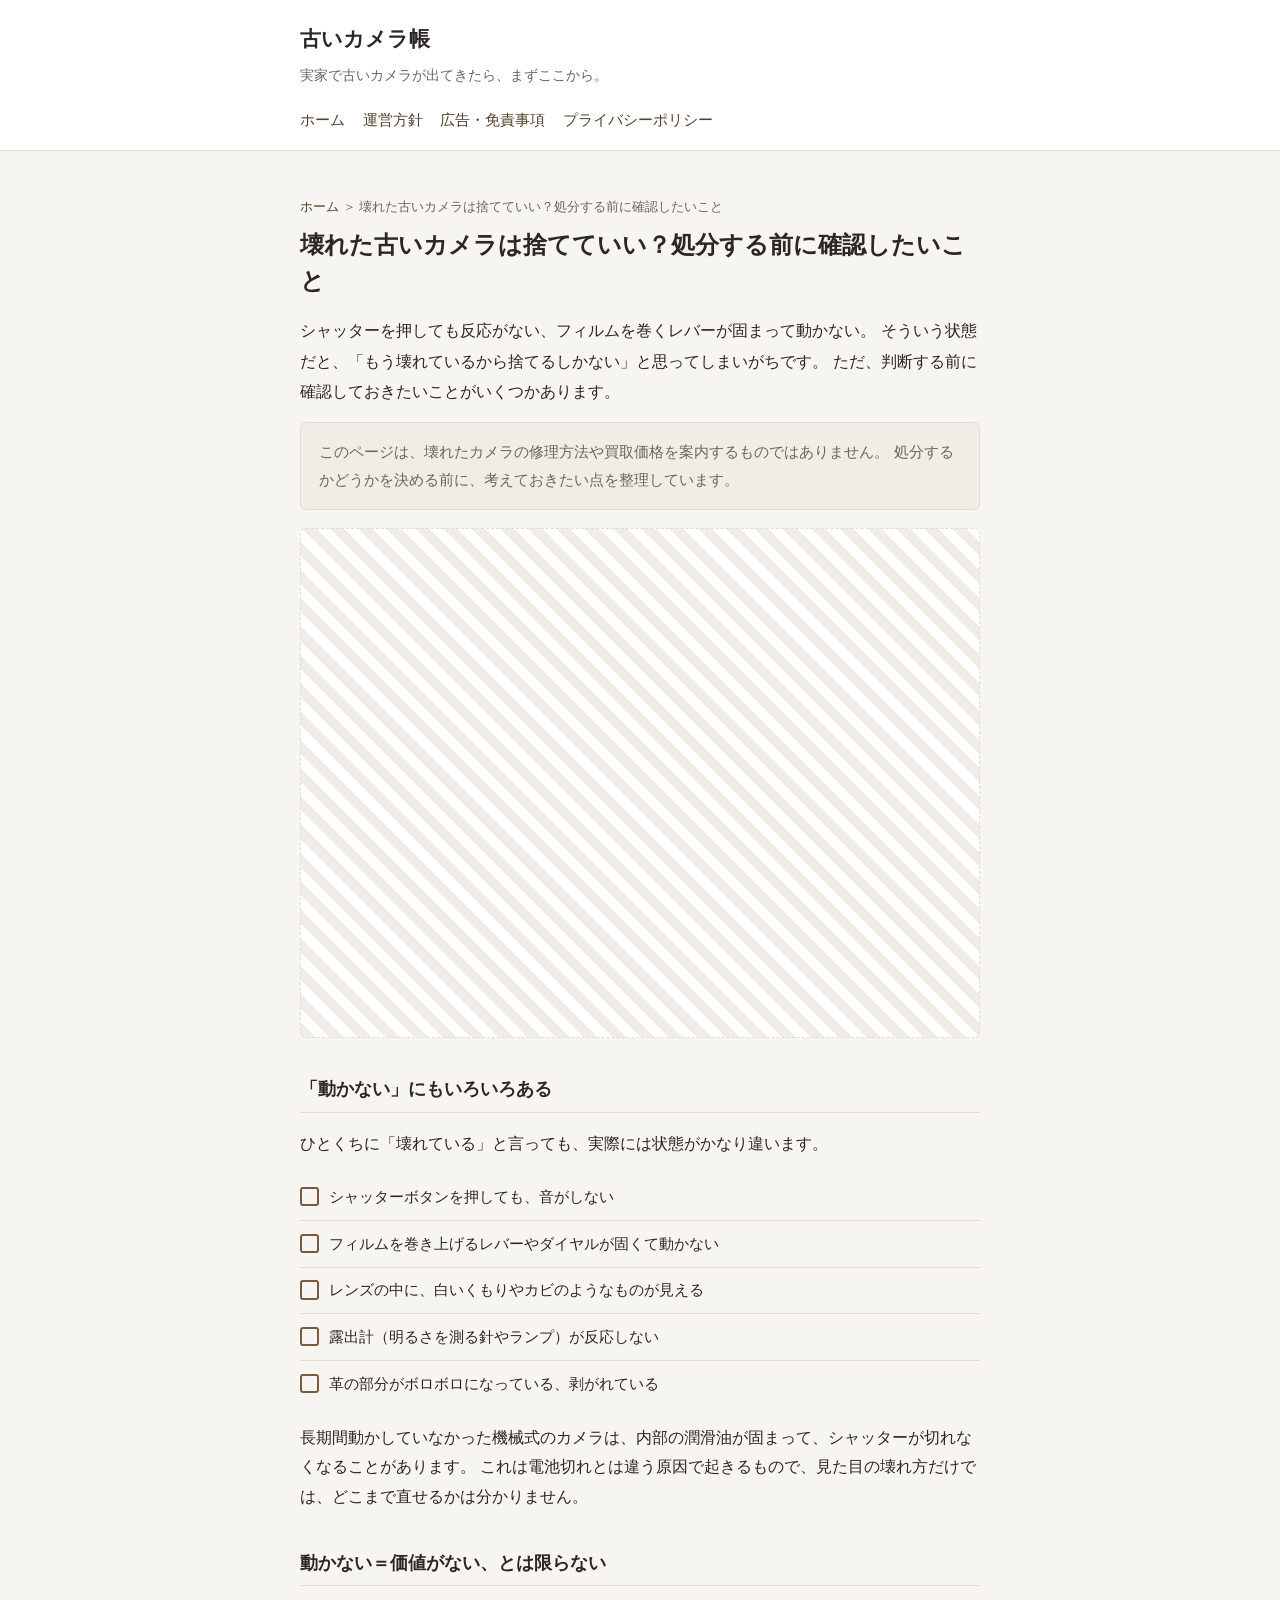
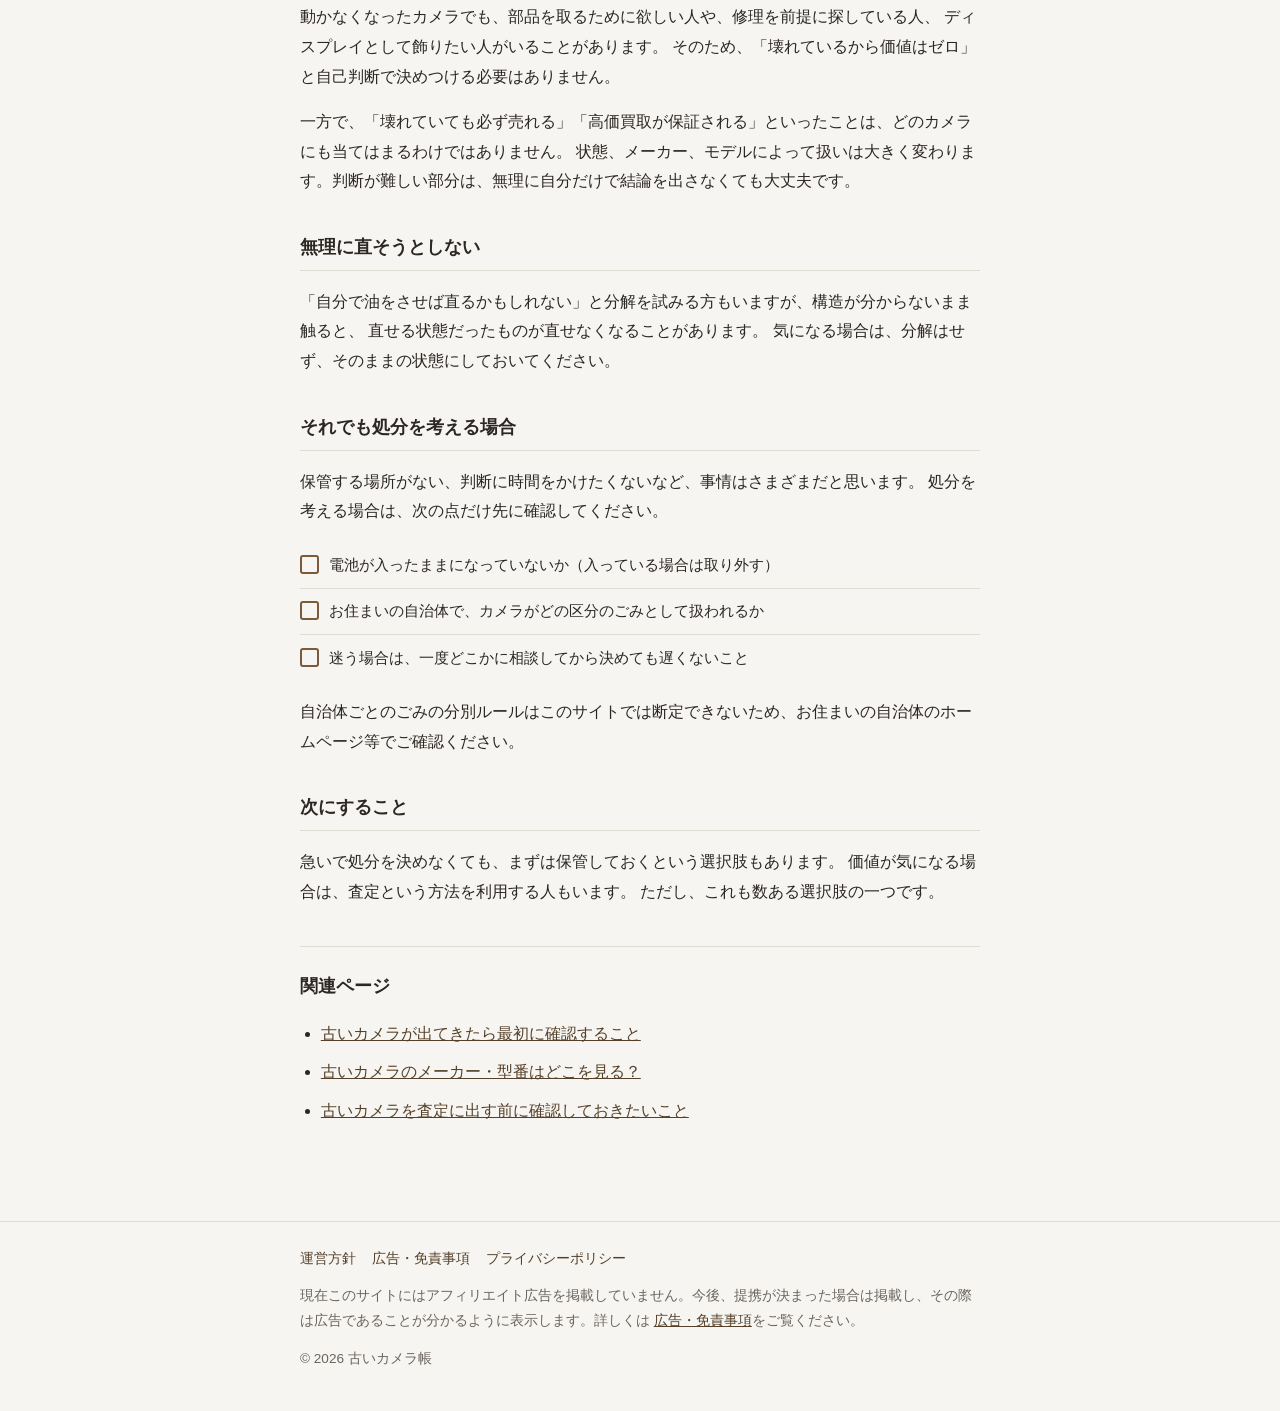
<file: guide/broken-old-camera.html>
<!DOCTYPE html>
<html lang="ja">
<head>
<meta charset="UTF-8">
<meta name="viewport" content="width=device-width, initial-scale=1.0">
<title>壊れた古いカメラは捨てていい？処分する前に確認したいこと | 古いカメラ帳</title>
<meta name="description" content="シャッターが切れない、フィルムが巻けないなど、動かない古いカメラをそのまま処分していいのか迷ったときに、捨てる前に確認しておきたいことをまとめました。">
<link rel="canonical" href="https://taku5858.github.io/old-camera-guide/guide/broken-old-camera.html">
<meta property="og:title" content="壊れた古いカメラは捨てていい？処分する前に確認したいこと | 古いカメラ帳">
<meta property="og:description" content="シャッターが切れない、フィルムが巻けないなど、動かない古いカメラをそのまま処分していいのか迷ったときに、捨てる前に確認しておきたいことをまとめました。">
<meta property="og:type" content="article">
<meta property="og:url" content="https://taku5858.github.io/old-camera-guide/guide/broken-old-camera.html">
<meta property="og:site_name" content="古いカメラ帳">
<link rel="stylesheet" href="../css/style.css">
</head>
<body>

<header class="site-header">
  <div class="header-inner">
    <p class="site-title"><a href="../index.html">古いカメラ帳</a></p>
    <p class="site-tagline">実家で古いカメラが出てきたら、まずここから。</p>
    <nav class="site-nav" aria-label="サイト内ナビゲーション">
      <ul>
        <li><a href="../index.html">ホーム</a></li>
        <li><a href="../policy.html">運営方針</a></li>
        <li><a href="../disclaimer.html">広告・免責事項</a></li>
        <li><a href="../privacy.html">プライバシーポリシー</a></li>
      </ul>
    </nav>
  </div>
</header>

<main>
  <p class="breadcrumb"><a href="../index.html">ホーム</a> ＞ 壊れた古いカメラは捨てていい？処分する前に確認したいこと</p>

  <h1>壊れた古いカメラは捨てていい？処分する前に確認したいこと</h1>

  <p class="lead">
    シャッターを押しても反応がない、フィルムを巻くレバーが固まって動かない。
    そういう状態だと、「もう壊れているから捨てるしかない」と思ってしまいがちです。
    ただ、判断する前に確認しておきたいことがいくつかあります。
  </p>

  <div class="notice">
    このページは、壊れたカメラの修理方法や買取価格を案内するものではありません。
    処分するかどうかを決める前に、考えておきたい点を整理しています。
  </div>

  <!-- 画像候補：シャッターダイヤルやレンズ周りをアップで撮った、少し使用感のある古いカメラの写真。
       壊れている・古びていることが分かる程度でよく、破損を強調しすぎない構図。人物なし。 -->
  <div class="situation-visual" aria-hidden="true"></div>

  <h2>「動かない」にもいろいろある</h2>
  <p>
    ひとくちに「壊れている」と言っても、実際には状態がかなり違います。
  </p>
  <ul class="check-list">
    <li class="check-item">シャッターボタンを押しても、音がしない</li>
    <li class="check-item">フィルムを巻き上げるレバーやダイヤルが固くて動かない</li>
    <li class="check-item">レンズの中に、白いくもりやカビのようなものが見える</li>
    <li class="check-item">露出計（明るさを測る針やランプ）が反応しない</li>
    <li class="check-item">革の部分がボロボロになっている、剥がれている</li>
  </ul>
  <p>
    長期間動かしていなかった機械式のカメラは、内部の潤滑油が固まって、シャッターが切れなくなることがあります。
    これは電池切れとは違う原因で起きるもので、見た目の壊れ方だけでは、どこまで直せるかは分かりません。
  </p>
  <!-- TODO: 要出典。機械式カメラの経年劣化による動作不良の一般的な原因については、修理業者や専門家の一次情報で裏付けが取れた場合に、より具体的な記述に更新する -->

  <h2>動かない＝価値がない、とは限らない</h2>
  <p>
    動かなくなったカメラでも、部品を取るために欲しい人や、修理を前提に探している人、
    ディスプレイとして飾りたい人がいることがあります。
    そのため、「壊れているから価値はゼロ」と自己判断で決めつける必要はありません。
  </p>
  <p>
    一方で、「壊れていても必ず売れる」「高価買取が保証される」といったことは、どのカメラにも当てはまるわけではありません。
    状態、メーカー、モデルによって扱いは大きく変わります。判断が難しい部分は、無理に自分だけで結論を出さなくても大丈夫です。
  </p>

  <h2>無理に直そうとしない</h2>
  <p>
    「自分で油をさせば直るかもしれない」と分解を試みる方もいますが、構造が分からないまま触ると、
    直せる状態だったものが直せなくなることがあります。
    気になる場合は、分解はせず、そのままの状態にしておいてください。
  </p>

  <h2>それでも処分を考える場合</h2>
  <p>
    保管する場所がない、判断に時間をかけたくないなど、事情はさまざまだと思います。
    処分を考える場合は、次の点だけ先に確認してください。
  </p>
  <ul class="check-list">
    <li class="check-item">電池が入ったままになっていないか（入っている場合は取り外す）</li>
    <li class="check-item">お住まいの自治体で、カメラがどの区分のごみとして扱われるか</li>
    <li class="check-item">迷う場合は、一度どこかに相談してから決めても遅くないこと</li>
  </ul>
  <p>
    自治体ごとのごみの分別ルールはこのサイトでは断定できないため、お住まいの自治体のホームページ等でご確認ください。
  </p>
  <!-- TODO: 要出典。カメラ・電子機器の自治体ごとの分別区分は地域差が大きいため、一般化した記述はしない方針とする -->

  <h2>次にすること</h2>
  <p>
    急いで処分を決めなくても、まずは保管しておくという選択肢もあります。
    価値が気になる場合は、査定という方法を利用する人もいます。
    ただし、これも数ある選択肢の一つです。
  </p>

  <div class="related-links">
    <h2>関連ページ</h2>
    <ul class="text-list">
      <li><a href="old-camera-first-check.html">古いカメラが出てきたら最初に確認すること</a></li>
      <li><a href="camera-model-check.html">古いカメラのメーカー・型番はどこを見る？</a></li>
      <li><a href="before-camera-appraisal.html">古いカメラを査定に出す前に確認しておきたいこと</a></li>
    </ul>
  </div>
</main>

<footer class="site-footer">
  <div class="footer-inner">
    <nav class="footer-nav" aria-label="フッターナビゲーション">
      <ul>
        <li><a href="../policy.html">運営方針</a></li>
        <li><a href="../disclaimer.html">広告・免責事項</a></li>
        <li><a href="../privacy.html">プライバシーポリシー</a></li>
      </ul>
    </nav>
    <p class="footer-notice">
      現在このサイトにはアフィリエイト広告を掲載していません。今後、提携が決まった場合は掲載し、その際は広告であることが分かるように表示します。詳しくは
      <a href="../disclaimer.html">広告・免責事項</a>をご覧ください。
    </p>
    <p class="copyright">&copy; 2026 古いカメラ帳</p>
  </div>
</footer>

</body>
</html>
</file>
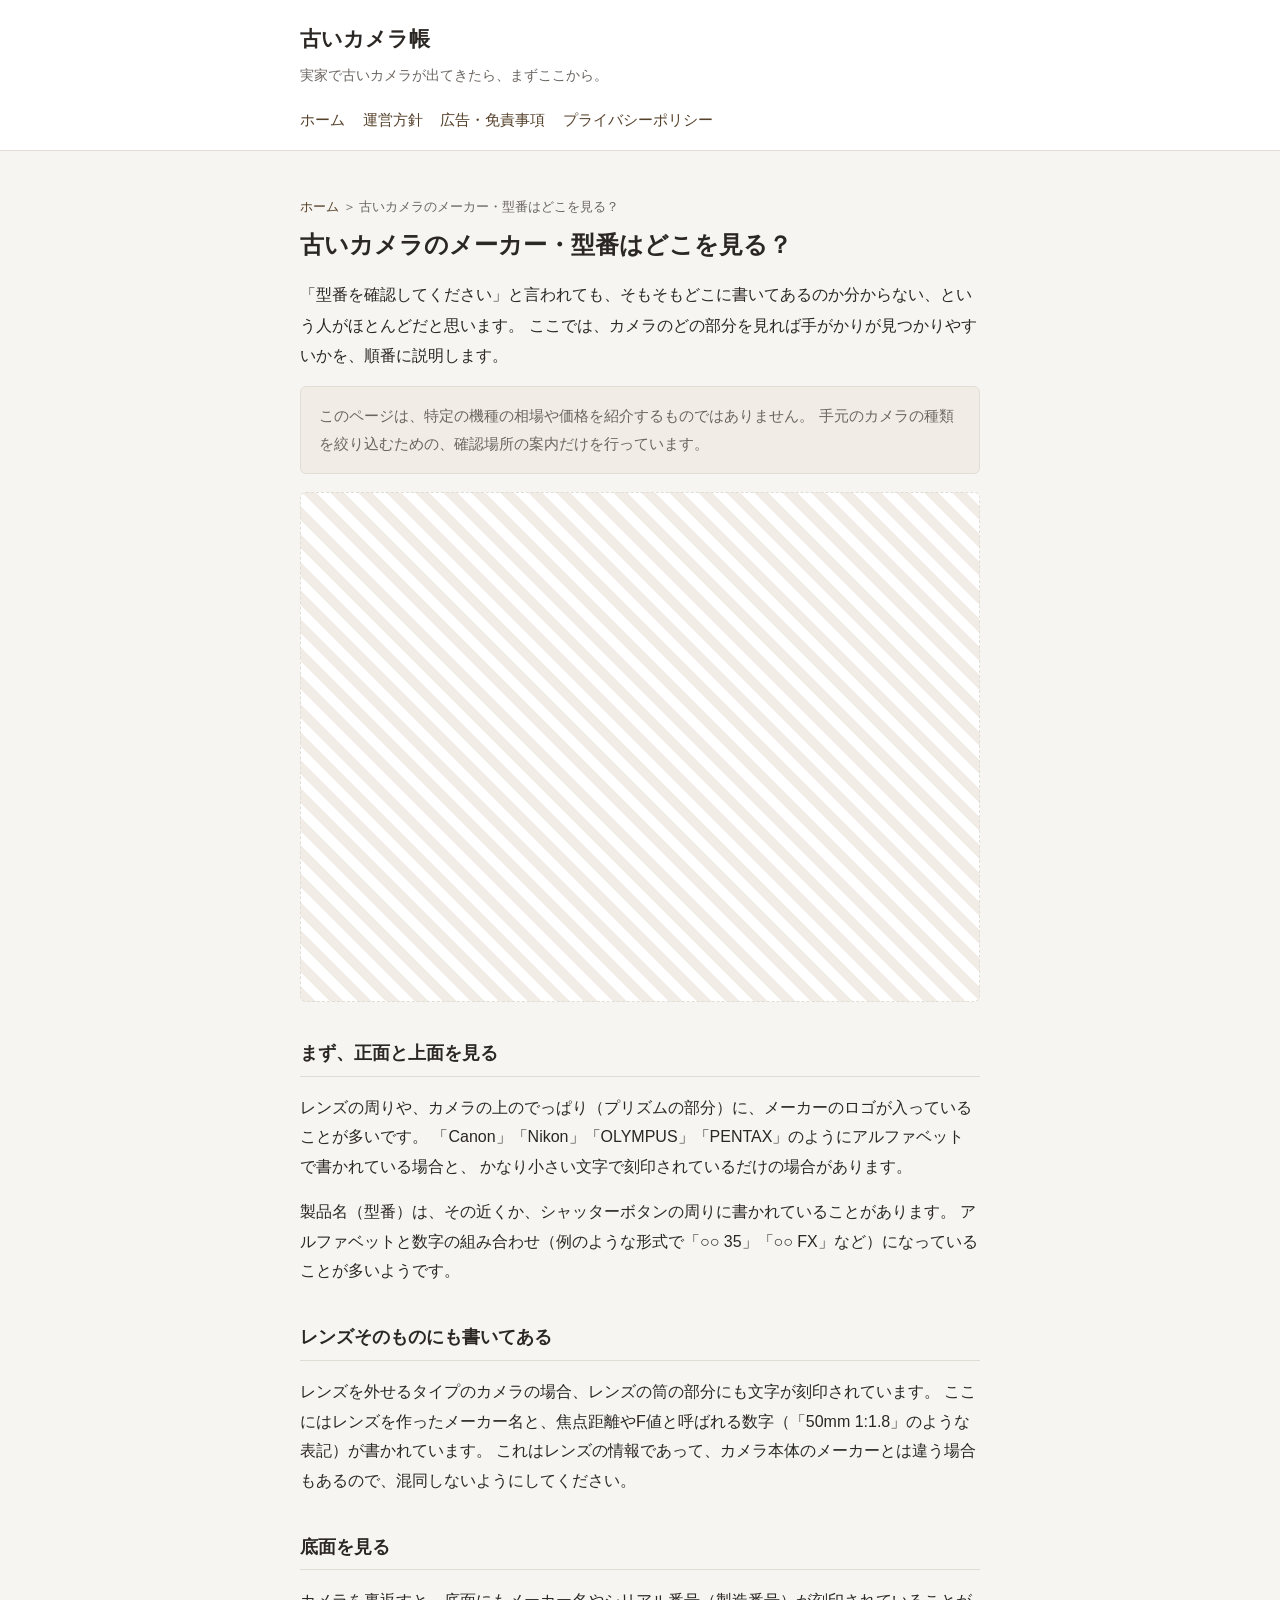
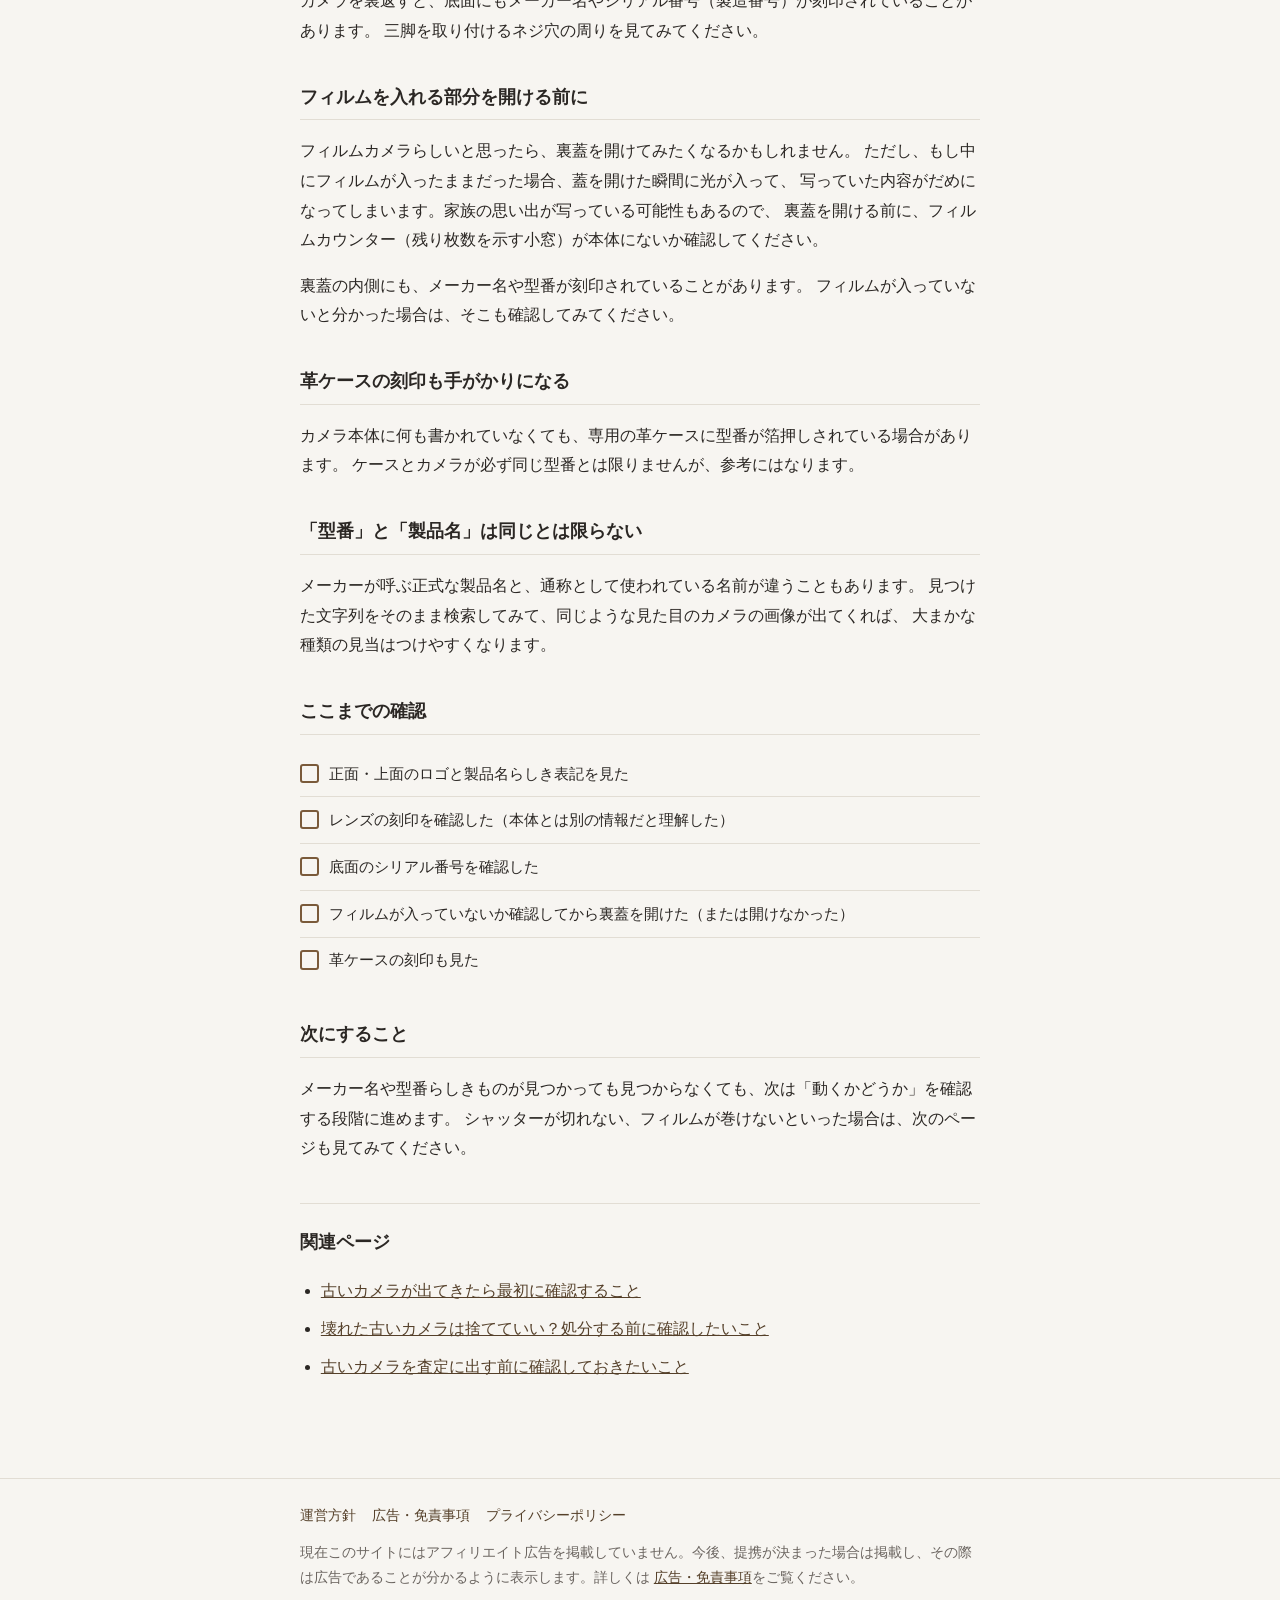
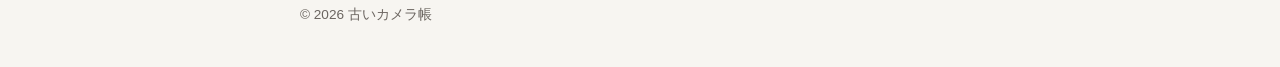
<file: guide/camera-model-check.html>
<!DOCTYPE html>
<html lang="ja">
<head>
<meta charset="UTF-8">
<meta name="viewport" content="width=device-width, initial-scale=1.0">
<title>古いカメラのメーカー・型番はどこを見る？ | 古いカメラ帳</title>
<meta name="description" content="カメラに詳しくない人向けに、古いカメラのメーカー名や型番がどこに書かれているかを、本体の各部位ごとに説明します。特定機種の価格を紹介する記事ではありません。">
<link rel="canonical" href="https://taku5858.github.io/old-camera-guide/guide/camera-model-check.html">
<meta property="og:title" content="古いカメラのメーカー・型番はどこを見る？ | 古いカメラ帳">
<meta property="og:description" content="カメラに詳しくない人向けに、古いカメラのメーカー名や型番がどこに書かれているかを、本体の各部位ごとに説明します。特定機種の価格を紹介する記事ではありません。">
<meta property="og:type" content="article">
<meta property="og:url" content="https://taku5858.github.io/old-camera-guide/guide/camera-model-check.html">
<meta property="og:site_name" content="古いカメラ帳">
<link rel="stylesheet" href="../css/style.css">
</head>
<body>

<header class="site-header">
  <div class="header-inner">
    <p class="site-title"><a href="../index.html">古いカメラ帳</a></p>
    <p class="site-tagline">実家で古いカメラが出てきたら、まずここから。</p>
    <nav class="site-nav" aria-label="サイト内ナビゲーション">
      <ul>
        <li><a href="../index.html">ホーム</a></li>
        <li><a href="../policy.html">運営方針</a></li>
        <li><a href="../disclaimer.html">広告・免責事項</a></li>
        <li><a href="../privacy.html">プライバシーポリシー</a></li>
      </ul>
    </nav>
  </div>
</header>

<main>
  <p class="breadcrumb"><a href="../index.html">ホーム</a> ＞ 古いカメラのメーカー・型番はどこを見る？</p>

  <h1>古いカメラのメーカー・型番はどこを見る？</h1>

  <p class="lead">
    「型番を確認してください」と言われても、そもそもどこに書いてあるのか分からない、という人がほとんどだと思います。
    ここでは、カメラのどの部分を見れば手がかりが見つかりやすいかを、順番に説明します。
  </p>

  <div class="notice">
    このページは、特定の機種の相場や価格を紹介するものではありません。
    手元のカメラの種類を絞り込むための、確認場所の案内だけを行っています。
  </div>

  <!-- 画像候補：古いカメラの上面（プリズム部分やシャッターダイヤル周り）をクローズアップで撮った写真。
       メーカーロゴや刻印が写り込んでいてもよい。人物の手は写らない構図が望ましい。 -->
  <div class="situation-visual" aria-hidden="true"></div>

  <h2>まず、正面と上面を見る</h2>
  <p>
    レンズの周りや、カメラの上のでっぱり（プリズムの部分）に、メーカーのロゴが入っていることが多いです。
    「Canon」「Nikon」「OLYMPUS」「PENTAX」のようにアルファベットで書かれている場合と、
    かなり小さい文字で刻印されているだけの場合があります。
  </p>
  <p>
    製品名（型番）は、その近くか、シャッターボタンの周りに書かれていることがあります。
    アルファベットと数字の組み合わせ（例のような形式で「○○ 35」「○○ FX」など）になっていることが多いようです。
  </p>
  <!-- TODO: 要出典。メーカーごとの型番表記の一般的な位置・形式について、断定的な記述をする場合はメーカー公式資料等の一次情報で確認する -->

  <h2>レンズそのものにも書いてある</h2>
  <p>
    レンズを外せるタイプのカメラの場合、レンズの筒の部分にも文字が刻印されています。
    ここにはレンズを作ったメーカー名と、焦点距離やF値と呼ばれる数字（「50mm 1:1.8」のような表記）が書かれています。
    これはレンズの情報であって、カメラ本体のメーカーとは違う場合もあるので、混同しないようにしてください。
  </p>

  <h2>底面を見る</h2>
  <p>
    カメラを裏返すと、底面にもメーカー名やシリアル番号（製造番号）が刻印されていることがあります。
    三脚を取り付けるネジ穴の周りを見てみてください。
  </p>

  <h2>フィルムを入れる部分を開ける前に</h2>
  <p>
    フィルムカメラらしいと思ったら、裏蓋を開けてみたくなるかもしれません。
    ただし、もし中にフィルムが入ったままだった場合、蓋を開けた瞬間に光が入って、
    写っていた内容がだめになってしまいます。家族の思い出が写っている可能性もあるので、
    裏蓋を開ける前に、フィルムカウンター（残り枚数を示す小窓）が本体にないか確認してください。
  </p>
  <p>
    裏蓋の内側にも、メーカー名や型番が刻印されていることがあります。
    フィルムが入っていないと分かった場合は、そこも確認してみてください。
  </p>

  <h2>革ケースの刻印も手がかりになる</h2>
  <p>
    カメラ本体に何も書かれていなくても、専用の革ケースに型番が箔押しされている場合があります。
    ケースとカメラが必ず同じ型番とは限りませんが、参考にはなります。
  </p>

  <h2>「型番」と「製品名」は同じとは限らない</h2>
  <p>
    メーカーが呼ぶ正式な製品名と、通称として使われている名前が違うこともあります。
    見つけた文字列をそのまま検索してみて、同じような見た目のカメラの画像が出てくれば、
    大まかな種類の見当はつけやすくなります。
  </p>

  <h2>ここまでの確認</h2>
  <ul class="check-list">
    <li class="check-item">正面・上面のロゴと製品名らしき表記を見た</li>
    <li class="check-item">レンズの刻印を確認した（本体とは別の情報だと理解した）</li>
    <li class="check-item">底面のシリアル番号を確認した</li>
    <li class="check-item">フィルムが入っていないか確認してから裏蓋を開けた（または開けなかった）</li>
    <li class="check-item">革ケースの刻印も見た</li>
  </ul>

  <h2>次にすること</h2>
  <p>
    メーカー名や型番らしきものが見つかっても見つからなくても、次は「動くかどうか」を確認する段階に進めます。
    シャッターが切れない、フィルムが巻けないといった場合は、次のページも見てみてください。
  </p>

  <div class="related-links">
    <h2>関連ページ</h2>
    <ul class="text-list">
      <li><a href="old-camera-first-check.html">古いカメラが出てきたら最初に確認すること</a></li>
      <li><a href="broken-old-camera.html">壊れた古いカメラは捨てていい？処分する前に確認したいこと</a></li>
      <li><a href="before-camera-appraisal.html">古いカメラを査定に出す前に確認しておきたいこと</a></li>
    </ul>
  </div>
</main>

<footer class="site-footer">
  <div class="footer-inner">
    <nav class="footer-nav" aria-label="フッターナビゲーション">
      <ul>
        <li><a href="../policy.html">運営方針</a></li>
        <li><a href="../disclaimer.html">広告・免責事項</a></li>
        <li><a href="../privacy.html">プライバシーポリシー</a></li>
      </ul>
    </nav>
    <p class="footer-notice">
      現在このサイトにはアフィリエイト広告を掲載していません。今後、提携が決まった場合は掲載し、その際は広告であることが分かるように表示します。詳しくは
      <a href="../disclaimer.html">広告・免責事項</a>をご覧ください。
    </p>
    <p class="copyright">&copy; 2026 古いカメラ帳</p>
  </div>
</footer>

</body>
</html>
</file>
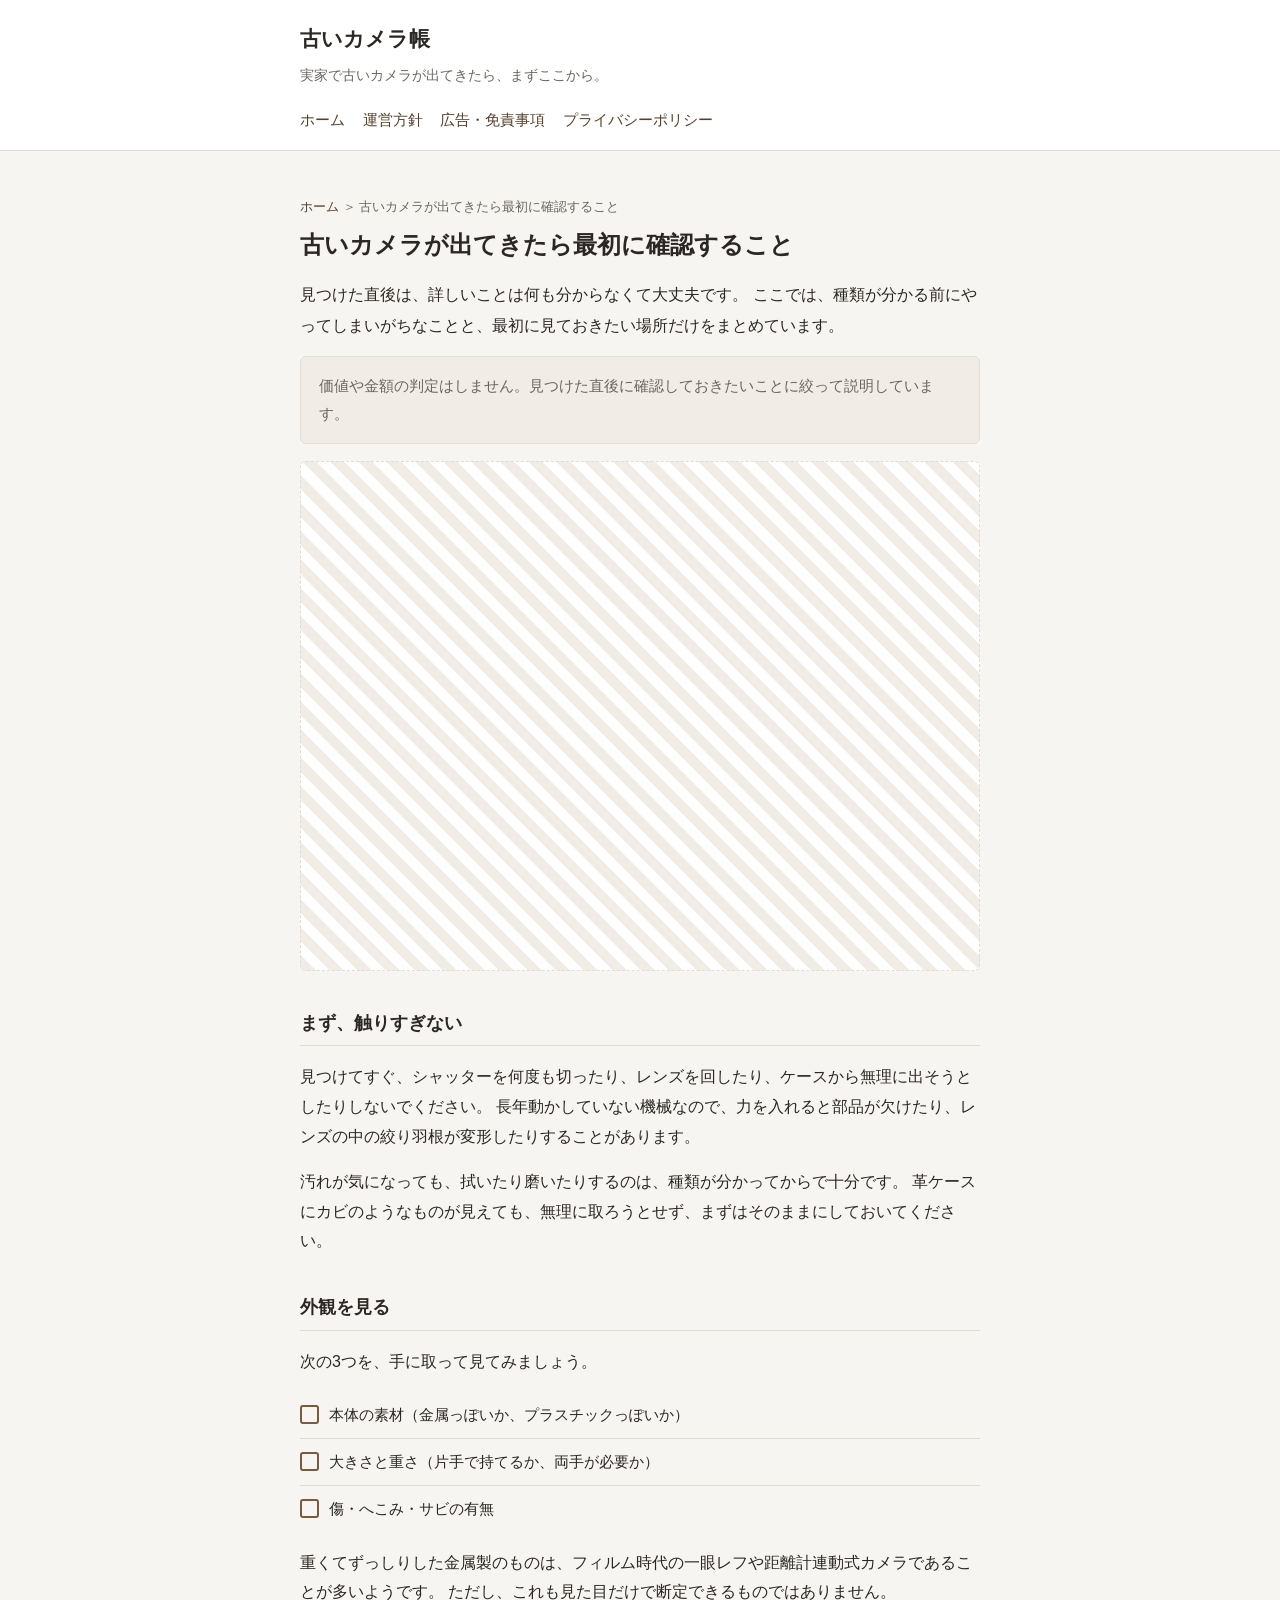
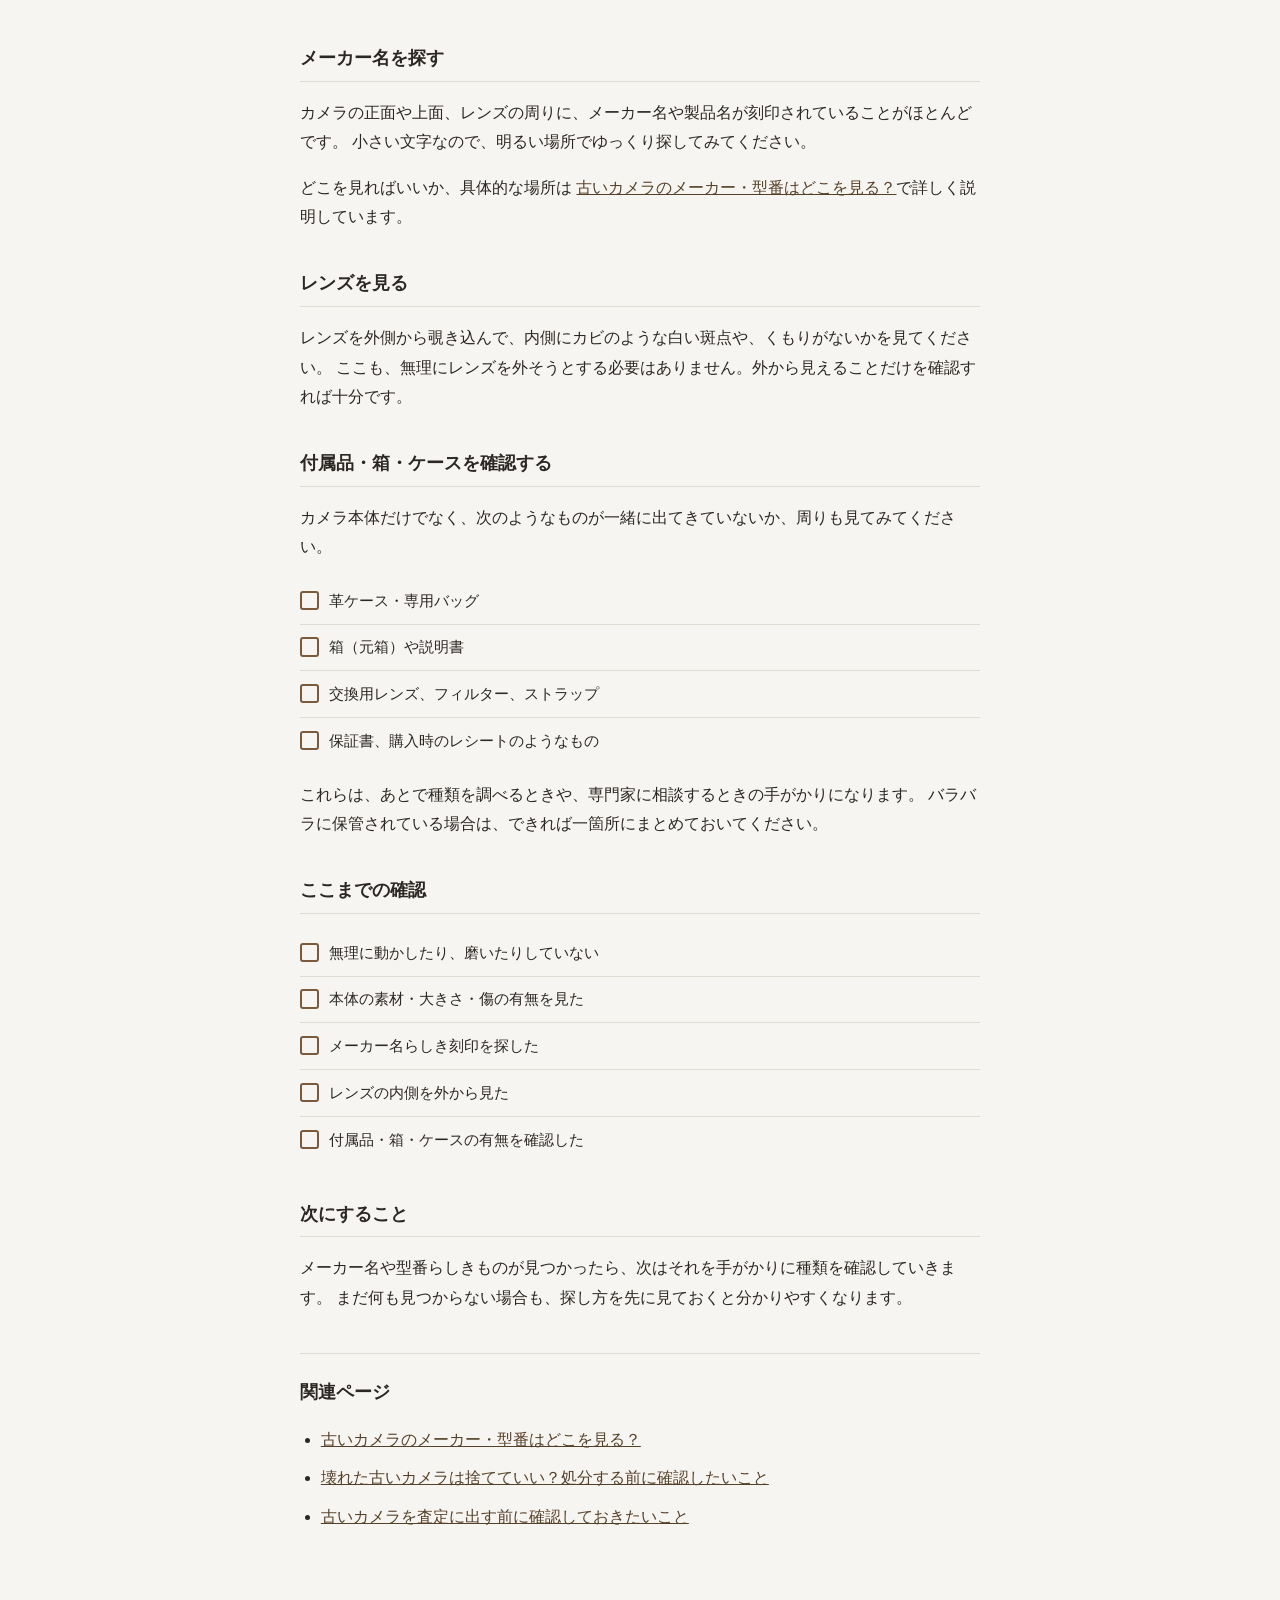
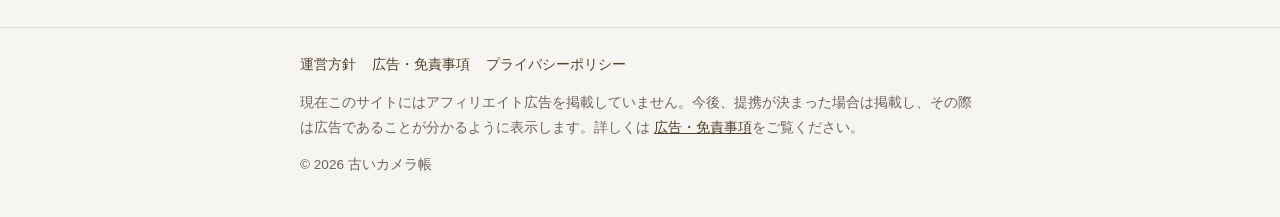
<file: guide/old-camera-first-check.html>
<!DOCTYPE html>
<html lang="ja">
<head>
<meta charset="UTF-8">
<meta name="viewport" content="width=device-width, initial-scale=1.0">
<title>古いカメラが出てきたら最初に確認すること | 古いカメラ帳</title>
<meta name="description" content="実家の片付けや遺品整理で古いカメラが見つかったとき、処分する前に確認しておきたい外観・メーカー・レンズ・付属品のチェックポイントをまとめました。">
<link rel="canonical" href="https://taku5858.github.io/old-camera-guide/guide/old-camera-first-check.html">
<meta property="og:title" content="古いカメラが出てきたら最初に確認すること | 古いカメラ帳">
<meta property="og:description" content="実家の片付けや遺品整理で古いカメラが見つかったとき、処分する前に確認しておきたい外観・メーカー・レンズ・付属品のチェックポイントをまとめました。">
<meta property="og:type" content="article">
<meta property="og:url" content="https://taku5858.github.io/old-camera-guide/guide/old-camera-first-check.html">
<meta property="og:site_name" content="古いカメラ帳">
<link rel="stylesheet" href="../css/style.css">
</head>
<body>

<header class="site-header">
  <div class="header-inner">
    <p class="site-title"><a href="../index.html">古いカメラ帳</a></p>
    <p class="site-tagline">実家で古いカメラが出てきたら、まずここから。</p>
    <nav class="site-nav" aria-label="サイト内ナビゲーション">
      <ul>
        <li><a href="../index.html">ホーム</a></li>
        <li><a href="../policy.html">運営方針</a></li>
        <li><a href="../disclaimer.html">広告・免責事項</a></li>
        <li><a href="../privacy.html">プライバシーポリシー</a></li>
      </ul>
    </nav>
  </div>
</header>

<main>
  <p class="breadcrumb"><a href="../index.html">ホーム</a> ＞ 古いカメラが出てきたら最初に確認すること</p>

  <h1>古いカメラが出てきたら最初に確認すること</h1>

  <p class="lead">
    見つけた直後は、詳しいことは何も分からなくて大丈夫です。
    ここでは、種類が分かる前にやってしまいがちなことと、最初に見ておきたい場所だけをまとめています。
  </p>

  <div class="notice">
    価値や金額の判定はしません。見つけた直後に確認しておきたいことに絞って説明しています。
  </div>

  <!-- 画像候補：木製の棚やタンスの上に置かれた、革ケース入りの古いカメラを正面から撮った写真。
       埃がついたままの自然な状態。人物なし、値札なし、高級感の演出なし。 -->
  <div class="situation-visual" aria-hidden="true"></div>

  <h2>まず、触りすぎない</h2>
  <p>
    見つけてすぐ、シャッターを何度も切ったり、レンズを回したり、ケースから無理に出そうとしたりしないでください。
    長年動かしていない機械なので、力を入れると部品が欠けたり、レンズの中の絞り羽根が変形したりすることがあります。
  </p>
  <p>
    汚れが気になっても、拭いたり磨いたりするのは、種類が分かってからで十分です。
    革ケースにカビのようなものが見えても、無理に取ろうとせず、まずはそのままにしておいてください。
  </p>

  <h2>外観を見る</h2>
  <p>
    次の3つを、手に取って見てみましょう。
  </p>
  <ul class="check-list">
    <li class="check-item">本体の素材（金属っぽいか、プラスチックっぽいか）</li>
    <li class="check-item">大きさと重さ（片手で持てるか、両手が必要か）</li>
    <li class="check-item">傷・へこみ・サビの有無</li>
  </ul>
  <p>
    重くてずっしりした金属製のものは、フィルム時代の一眼レフや距離計連動式カメラであることが多いようです。
    ただし、これも見た目だけで断定できるものではありません。
  </p>
  <!-- TODO: 要出典。素材と製造年代・方式の関係について、断定的に書ける一次情報が見つかっていないため、現状は「多いようです」という表現にとどめている -->

  <h2>メーカー名を探す</h2>
  <p>
    カメラの正面や上面、レンズの周りに、メーカー名や製品名が刻印されていることがほとんどです。
    小さい文字なので、明るい場所でゆっくり探してみてください。
  </p>
  <p>
    どこを見ればいいか、具体的な場所は
    <a href="camera-model-check.html">古いカメラのメーカー・型番はどこを見る？</a>で詳しく説明しています。
  </p>

  <h2>レンズを見る</h2>
  <p>
    レンズを外側から覗き込んで、内側にカビのような白い斑点や、くもりがないかを見てください。
    ここも、無理にレンズを外そうとする必要はありません。外から見えることだけを確認すれば十分です。
  </p>

  <h2>付属品・箱・ケースを確認する</h2>
  <p>
    カメラ本体だけでなく、次のようなものが一緒に出てきていないか、周りも見てみてください。
  </p>
  <ul class="check-list">
    <li class="check-item">革ケース・専用バッグ</li>
    <li class="check-item">箱（元箱）や説明書</li>
    <li class="check-item">交換用レンズ、フィルター、ストラップ</li>
    <li class="check-item">保証書、購入時のレシートのようなもの</li>
  </ul>
  <p>
    これらは、あとで種類を調べるときや、専門家に相談するときの手がかりになります。
    バラバラに保管されている場合は、できれば一箇所にまとめておいてください。
  </p>

  <h2>ここまでの確認</h2>
  <ul class="check-list">
    <li class="check-item">無理に動かしたり、磨いたりしていない</li>
    <li class="check-item">本体の素材・大きさ・傷の有無を見た</li>
    <li class="check-item">メーカー名らしき刻印を探した</li>
    <li class="check-item">レンズの内側を外から見た</li>
    <li class="check-item">付属品・箱・ケースの有無を確認した</li>
  </ul>

  <h2>次にすること</h2>
  <p>
    メーカー名や型番らしきものが見つかったら、次はそれを手がかりに種類を確認していきます。
    まだ何も見つからない場合も、探し方を先に見ておくと分かりやすくなります。
  </p>

  <div class="related-links">
    <h2>関連ページ</h2>
    <ul class="text-list">
      <li><a href="camera-model-check.html">古いカメラのメーカー・型番はどこを見る？</a></li>
      <li><a href="broken-old-camera.html">壊れた古いカメラは捨てていい？処分する前に確認したいこと</a></li>
      <li><a href="before-camera-appraisal.html">古いカメラを査定に出す前に確認しておきたいこと</a></li>
    </ul>
  </div>
</main>

<footer class="site-footer">
  <div class="footer-inner">
    <nav class="footer-nav" aria-label="フッターナビゲーション">
      <ul>
        <li><a href="../policy.html">運営方針</a></li>
        <li><a href="../disclaimer.html">広告・免責事項</a></li>
        <li><a href="../privacy.html">プライバシーポリシー</a></li>
      </ul>
    </nav>
    <p class="footer-notice">
      現在このサイトにはアフィリエイト広告を掲載していません。今後、提携が決まった場合は掲載し、その際は広告であることが分かるように表示します。詳しくは
      <a href="../disclaimer.html">広告・免責事項</a>をご覧ください。
    </p>
    <p class="copyright">&copy; 2026 古いカメラ帳</p>
  </div>
</footer>

</body>
</html>
</file>
<file: css/style.css>
/* 古いカメラ帳 - 共通スタイル
   スマホ優先・余白重視・カードUIは最小限にする。外部フォント／外部通信は使用しない。 */

:root {
  --color-bg: #f7f5f1;
  --color-surface: #ffffff;
  --color-text: #2b2724;
  --color-muted: #6b6560;
  --color-border: #e2ddd4;
  --color-accent: #7a5a3a;
  --color-accent-dark: #55402a;
  --color-notice-bg: #f1ede6;
  --color-caution-bg: #fbf3e6;
  --color-caution-border: #e6cfa1;
  --color-caution-text: #7a5424;
  --max-width: 720px;
  --radius: 6px;
}

* {
  box-sizing: border-box;
}

html {
  -webkit-text-size-adjust: 100%;
}

body {
  margin: 0;
  font-family: -apple-system, BlinkMacSystemFont, "Segoe UI", "Hiragino Kaku Gothic ProN",
    "Hiragino Sans", Meiryo, sans-serif;
  color: var(--color-text);
  background-color: var(--color-bg);
  line-height: 1.85;
  font-size: 16px;
}

a {
  color: var(--color-accent-dark);
}

a:hover,
a:focus {
  color: var(--color-accent);
}

.site-header {
  background-color: var(--color-surface);
  border-bottom: 1px solid var(--color-border);
}

.header-inner {
  max-width: var(--max-width);
  margin: 0 auto;
  padding: 1.25rem 1.25rem 1rem;
}

.site-title {
  font-size: 1.3rem;
  font-weight: 700;
  margin: 0;
}

.site-title a {
  color: var(--color-text);
  text-decoration: none;
}

.site-tagline {
  margin: 0.25rem 0 1rem;
  color: var(--color-muted);
  font-size: 0.88rem;
}

.site-nav ul {
  list-style: none;
  display: flex;
  flex-wrap: wrap;
  gap: 0.5rem 1.1rem;
  margin: 0;
  padding: 0;
}

.site-nav a {
  text-decoration: none;
  font-size: 0.92rem;
}

.site-nav a[aria-current="page"] {
  color: var(--color-accent-dark);
  font-weight: 700;
  border-bottom: 2px solid var(--color-accent);
}

main {
  max-width: var(--max-width);
  margin: 0 auto;
  padding: 1.75rem 1.25rem 3rem;
}

h1 {
  font-size: 1.5rem;
  margin-top: 0;
  line-height: 1.5;
}

h2 {
  font-size: 1.12rem;
  margin-top: 2.2rem;
  padding-bottom: 0.35rem;
  border-bottom: 1px solid var(--color-border);
}

p {
  margin: 1rem 0;
}

.lead {
  font-size: 1.02rem;
}

.breadcrumb {
  font-size: 0.82rem;
  color: var(--color-muted);
  margin-bottom: 0.5rem;
}

.breadcrumb a {
  text-decoration: none;
}

/* 状況説明のプレースホルダー写真枠。実写真を用意したら<img>に差し替える */
.situation-visual {
  display: block;
  width: 100%;
  aspect-ratio: 4 / 3;
  border-radius: var(--radius);
  margin: 1.1rem 0;
  border: 1px dashed var(--color-border);
  background-image: repeating-linear-gradient(
    45deg,
    var(--color-notice-bg),
    var(--color-notice-bg) 10px,
    var(--color-surface) 10px,
    var(--color-surface) 20px
  );
}

@media (max-width: 480px) {
  .situation-visual {
    aspect-ratio: 16 / 10;
  }
}

.notice {
  background-color: var(--color-notice-bg);
  border: 1px solid var(--color-border);
  border-radius: var(--radius);
  padding: 0.95rem 1.15rem;
  font-size: 0.94rem;
  color: var(--color-muted);
}

.caution-box {
  background-color: var(--color-caution-bg);
  border: 1px solid var(--color-caution-border);
  color: var(--color-caution-text);
  border-radius: var(--radius);
  padding: 0.85rem 1.1rem;
  font-size: 0.9rem;
  margin: 0.9rem 0;
}

.caution-box strong {
  display: block;
  margin-bottom: 0.3rem;
}

/* 確認チェックリスト（枠なし、印だけで軽く見せる） */
.check-list {
  list-style: none;
  margin: 1rem 0;
  padding: 0;
}

.check-item {
  display: flex;
  align-items: flex-start;
  gap: 0.6rem;
  padding: 0.55rem 0;
  border-bottom: 1px solid var(--color-border);
  font-size: 0.95rem;
}

.check-item:last-child {
  border-bottom: none;
}

.check-item::before {
  content: "";
  flex-shrink: 0;
  width: 0.95rem;
  height: 0.95rem;
  margin-top: 0.25rem;
  border: 2px solid var(--color-accent);
  border-radius: 3px;
}

/* トップページの意思決定の流れ（軽量、カード化しない） */
.flow-list {
  list-style: none;
  margin: 1.25rem 0;
  padding: 0;
  counter-reset: flow;
}

.flow-list li {
  counter-increment: flow;
  position: relative;
  padding: 0.7rem 0 0.7rem 2.4rem;
  border-bottom: 1px solid var(--color-border);
  font-size: 0.98rem;
}

.flow-list li:last-child {
  border-bottom: none;
}

.flow-list li::before {
  content: counter(flow);
  position: absolute;
  left: 0;
  top: 0.55rem;
  width: 1.7rem;
  height: 1.7rem;
  border-radius: 50%;
  border: 2px solid var(--color-accent);
  color: var(--color-accent-dark);
  font-size: 0.85rem;
  font-weight: 700;
  display: flex;
  align-items: center;
  justify-content: center;
}

.flow-list a {
  text-decoration: none;
  font-weight: 600;
}

.flow-list .flow-note {
  display: block;
  margin-top: 0.15rem;
  font-size: 0.85rem;
  color: var(--color-muted);
  font-weight: 400;
}

/* 状況リスト（想定ユーザーの状況を並べる、装飾を抑える） */
.situation-list {
  margin: 1rem 0;
  padding-left: 1.3rem;
}

.situation-list li {
  margin-bottom: 0.45rem;
}

.text-list {
  padding-left: 1.3rem;
}

.text-list li {
  margin-bottom: 0.6rem;
}

.related-links {
  margin-top: 2.5rem;
  padding-top: 1.4rem;
  border-top: 1px solid var(--color-border);
}

.related-links h2 {
  margin-top: 0;
  border-bottom: none;
  padding-bottom: 0;
}

.related-links ul {
  padding-left: 1.3rem;
}

.related-links li {
  margin-bottom: 0.55rem;
}

.updated {
  color: var(--color-muted);
  font-size: 0.85rem;
}

.site-footer {
  border-top: 1px solid var(--color-border);
  margin-top: 2rem;
}

.footer-inner {
  max-width: var(--max-width);
  margin: 0 auto;
  padding: 1.5rem 1.25rem 2.5rem;
  color: var(--color-muted);
  font-size: 0.85rem;
}

.footer-nav ul {
  list-style: none;
  display: flex;
  flex-wrap: wrap;
  gap: 0.4rem 1rem;
  margin: 0 0 0.75rem;
  padding: 0;
}

.footer-nav a {
  text-decoration: none;
  font-size: 0.85rem;
}

.footer-notice {
  margin: 0 0 0.75rem;
}

.copyright {
  margin: 0;
}

@media (max-width: 480px) {
  .header-inner,
  main,
  .footer-inner {
    padding-left: 1rem;
    padding-right: 1rem;
  }

  h1 {
    font-size: 1.3rem;
  }
}

/* 将来のCTA用スロット（現時点では広告コードなし。掲載時にここへ差し込む） */
.future-cta-slot {
  border: 1px dashed var(--color-border);
  border-radius: var(--radius);
  padding: 1rem 1.15rem;
  margin: 1.25rem 0;
  color: var(--color-muted);
  font-size: 0.88rem;
}
</file>
